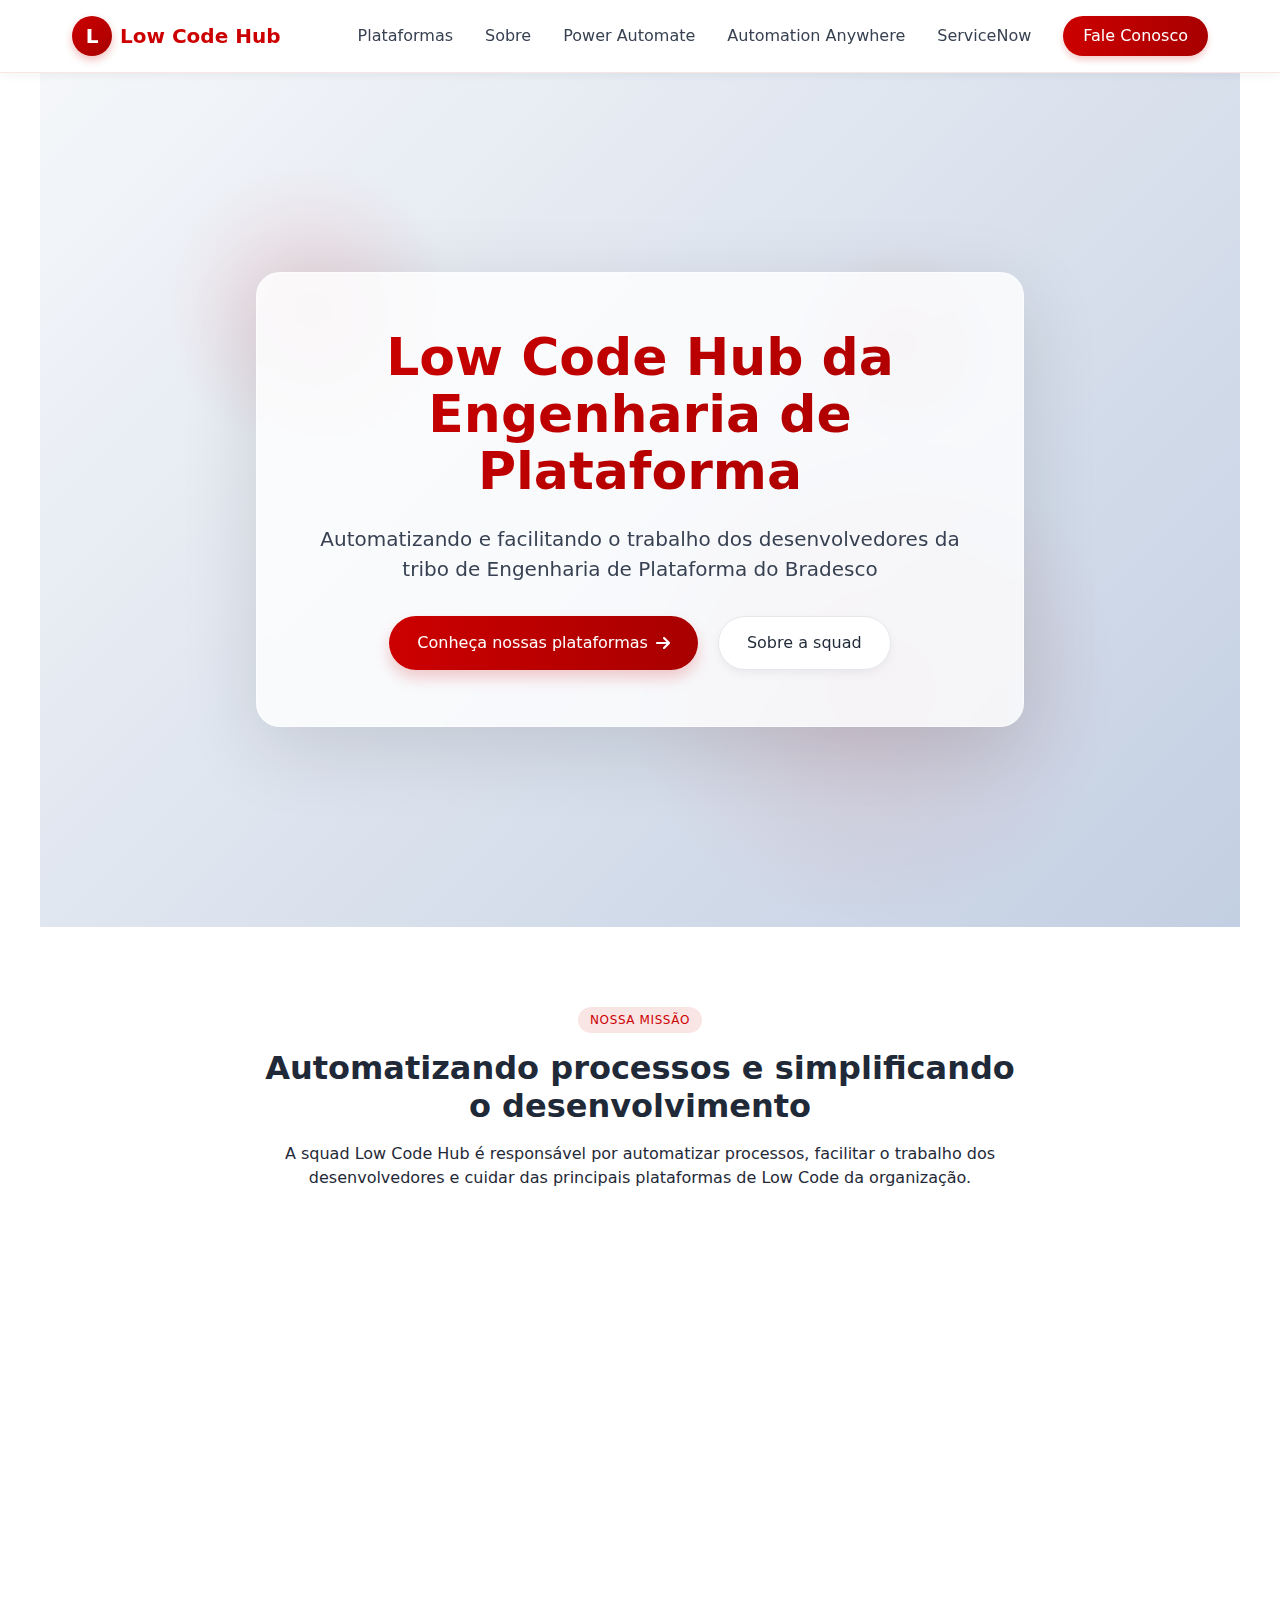
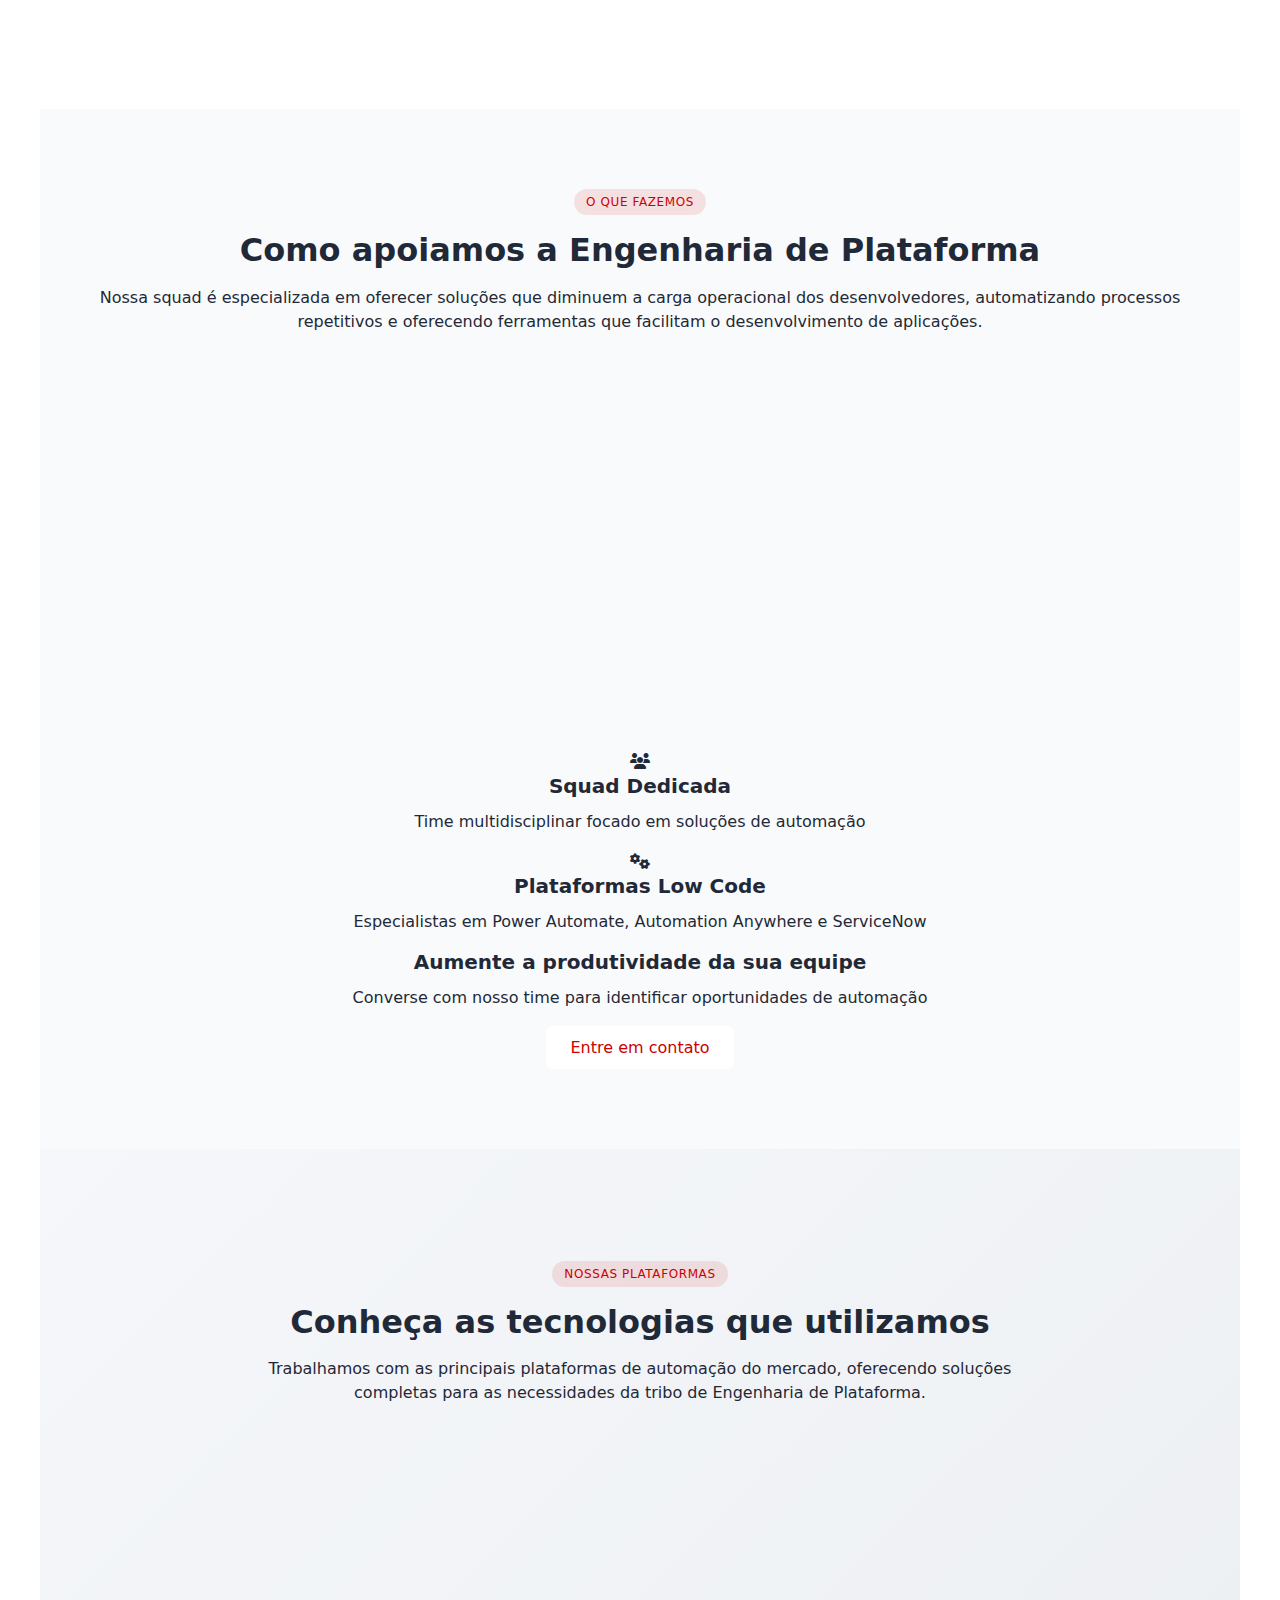
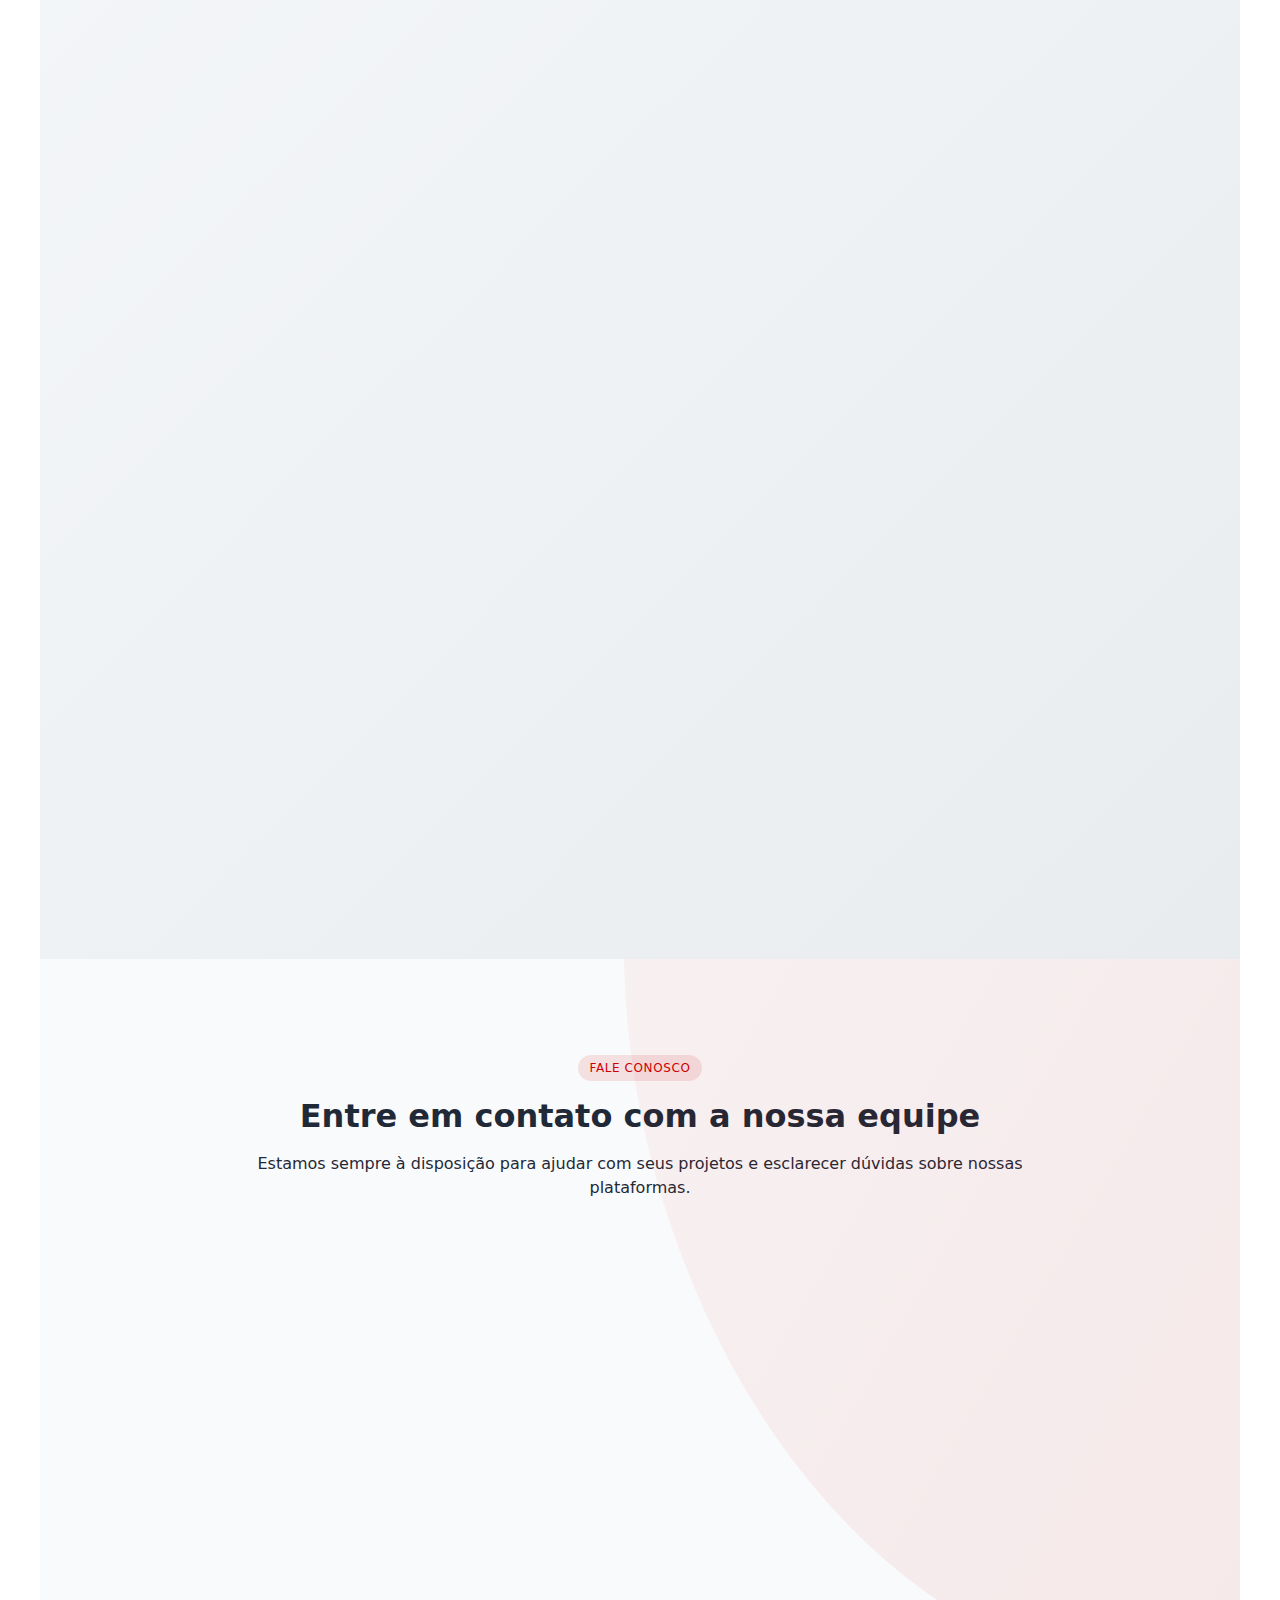
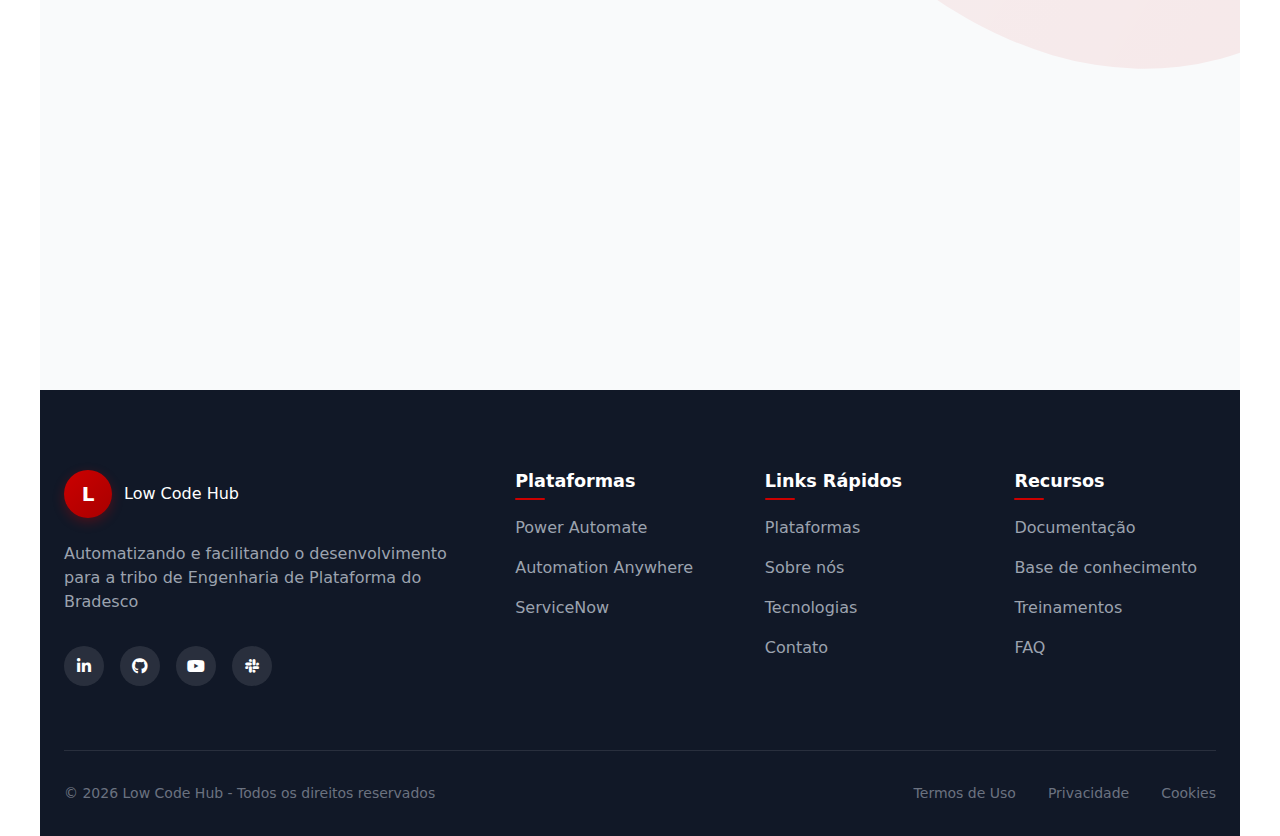
<file: index.html>
<!DOCTYPE html>
<html lang="pt-BR">
<head>
  <meta charset="UTF-8">
  <meta name="viewport" content="width=device-width, initial-scale=1.0">
  <title>Low Code Hub - Engenharia de Plataforma</title>
  <link rel="stylesheet" href="styles.css">
  <link rel="stylesheet" href="https://cdnjs.cloudflare.com/ajax/libs/font-awesome/6.4.0/css/all.min.css">
</head>
<body>
  <!-- Header -->
  <header class="site-header">
    <div class="header-container">
      <a href="index.html" class="header-logo">
        <div class="header-logo-icon">L</div>
        <span>Low Code Hub</span>
      </a>
      <nav>
        <button class="mobile-menu-btn" id="mobile-menu-toggle">
          <i class="fas fa-bars"></i>
        </button>
        <div class="nav-links" id="nav-links">
          <a href="#platforms" class="nav-link">Plataformas</a>
          <a href="#about" class="nav-link">Sobre</a>
          <a href="power-automate.html" class="nav-link">Power Automate</a>
          <a href="automation-anywhere.html" class="nav-link">Automation Anywhere</a>
          <a href="service-now.html" class="nav-link">ServiceNow</a>
          <a href="#contact" class="nav-btn">Fale Conosco</a>
        </div>
      </nav>
    </div>
  </header>

  <div class="container">
    <!-- Hero Section -->
    <section class="hero">
      <!-- Floating elements -->
      <div class="floating-circle floating-circle-1"></div>
      <div class="floating-circle floating-circle-2"></div>
      <div class="floating-circle floating-circle-3"></div>

      <div class="hero-content">
        <h1 class="gradient-text fadeInUp">Low Code Hub da Engenharia de Plataforma</h1>
        <p class="fadeInUp delay-1">Automatizando e facilitando o trabalho dos desenvolvedores da tribo de Engenharia de Plataforma do Bradesco</p>
        <div class="hero-buttons fadeInUp delay-2">
          <a href="#platforms" class="btn btn-primary">Conheça nossas plataformas <i class="fas fa-arrow-right"></i></a>
          <a href="#about" class="btn btn-secondary">Sobre a squad</a>
        </div>
      </div>
      <div class="hero-gradient-bottom"></div>
    </section>

    <!-- Platform Section -->
    <section class="platforms-section" id="platforms">
      <div class="section-header">
        <span class="badge">Nossa Missão</span>
        <h2>Automatizando processos e simplificando o desenvolvimento</h2>
        <p>A squad Low Code Hub é responsável por automatizar processos, facilitar o trabalho 
          dos desenvolvedores e cuidar das principais plataformas de Low Code da organização.</p>
      </div>

      <div class="platforms-grid">
        <div class="platform-card">
          <div class="card-highlight"></div>
          <div class="platform-icon red">
            <i class="fas fa-bolt"></i>
          </div>
          <h3>Power Automate</h3>
          <p>Crie fluxos automatizados entre aplicativos e serviços para sincronizar arquivos, receber notificações e coletar dados.</p>
          <a href="power-automate.html" class="platform-link">Saiba mais <i class="fas fa-arrow-right"></i></a>
        </div>

        <div class="platform-card">
          <div class="card-highlight"></div>
          <div class="platform-icon blue">
            <i class="fas fa-robot"></i>
          </div>
          <h3>Automation Anywhere</h3>
          <p>Plataforma de automação robótica de processos (RPA) que usa bots de software para automatizar tarefas repetitivas.</p>
          <a href="automation-anywhere.html" class="platform-link">Saiba mais <i class="fas fa-arrow-right"></i></a>
        </div>

        <div class="platform-card">
          <div class="card-highlight"></div>
          <div class="platform-icon green">
            <i class="fas fa-cloud"></i>
          </div>
          <h3>ServiceNow</h3>
          <p>Plataforma cloud de gestão de serviços que automatiza fluxos de trabalho de TI e melhora a experiência operacional.</p>
          <a href="service-now.html" class="platform-link">Saiba mais <i class="fas fa-arrow-right"></i></a>
        </div>
      </div>
    </section>

    <!-- Features Section -->
    <section class="features-section bg-light" id="about">
      <div class="features-grid">
        <div class="features-content">
          <span class="badge">O que fazemos</span>
          <h2>Como apoiamos a Engenharia de Plataforma</h2>
          <p>Nossa squad é especializada em oferecer soluções que diminuem a carga operacional
            dos desenvolvedores, automatizando processos repetitivos e oferecendo ferramentas
            que facilitam o desenvolvimento de aplicações.</p>
          
          <div class="features-list">
            <div class="feature-item">
              <div class="feature-icon">
                <i class="fas fa-microchip"></i>
              </div>
              <div class="feature-text">
                <h3>Automação de Processos</h3>
                <p>Identificamos e automatizamos processos repetitivos, liberando tempo dos desenvolvedores para tarefas de maior valor.</p>
              </div>
            </div>

            <div class="feature-item">
              <div class="feature-icon">
                <i class="fas fa-code"></i>
              </div>
              <div class="feature-text">
                <h3>Soluções Low Code</h3>
                <p>Desenvolvemos e mantemos soluções utilizando plataformas low code que aceleram a entrega de valor.</p>
              </div>
            </div>

            <div class="feature-item">
              <div class="feature-icon">
                <i class="fas fa-code-branch"></i>
              </div>
              <div class="feature-text">
                <h3>Integração Contínua</h3>
                <p>Criamos pipelines e ferramentas que facilitam a integração e entrega contínua de software.</p>
              </div>
            </div>

            <div class="feature-item">
              <div class="feature-icon">
                <i class="fas fa-lock"></i>
              </div>
              <div class="feature-text">
                <h3>Segurança e Compliance</h3>
                <p>Garantimos que nossas automações sigam os mais rígidos padrões de segurança do Bradesco.</p>
              </div>
            </div>
          </div>
        </div>

        <div class="features-image">
          <div class="features-card">
            <div class="features-card-grid">
              <div class="card-item">
                <i class="fas fa-users"></i>
                <h3>Squad Dedicada</h3>
                <p>Time multidisciplinar focado em soluções de automação</p>
              </div>
              
              <div class="card-item">
                <i class="fas fa-cogs"></i>
                <h3>Plataformas Low Code</h3>
                <p>Especialistas em Power Automate, Automation Anywhere e ServiceNow</p>
              </div>
              
              <div class="card-item highlight">
                <h3>Aumente a produtividade da sua equipe</h3>
                <p>Converse com nosso time para identificar oportunidades de automação</p>
                <button class="btn btn-white">Entre em contato</button>
              </div>
            </div>
          </div>
        </div>
      </div>
    </section>

    <!-- Technologies Section -->
    <section class="technologies-section" id="technologies">
      <div class="section-header">
        <span class="badge">Nossas Plataformas</span>
        <h2>Conheça as tecnologias que utilizamos</h2>
        <p>Trabalhamos com as principais plataformas de automação do mercado, oferecendo
          soluções completas para as necessidades da tribo de Engenharia de Plataforma.</p>
      </div>

      <div class="technologies-grid">
        <div class="technology-card" id="tech-1">
          <div class="tech-icon blue-gradient">
            <i class="fas fa-bolt"></i>
          </div>
          <h3>Power Automate</h3>
          <ul>
            <li>• Automação de processos</li>
            <li>• Integração com Microsoft 365</li>
            <li>• Templates prontos para uso</li>
            <li>• Fluxos personalizados</li>
          </ul>
        </div>

        <div class="technology-card" id="tech-2">
          <div class="tech-icon teal-gradient">
            <i class="fas fa-robot"></i>
          </div>
          <h3>Automation Anywhere</h3>
          <ul>
            <li>• Automação robótica</li>
            <li>• Bots inteligentes</li>
            <li>• Processos complexos</li>
            <li>• Analytics avançado</li>
          </ul>
        </div>

        <div class="technology-card" id="tech-3">
          <div class="tech-icon green-gradient">
            <i class="fas fa-cloud"></i>
          </div>
          <h3>ServiceNow</h3>
          <ul>
            <li>• Gestão de serviços</li>
            <li>• Workflows automatizados</li>
            <li>• Integrações</li>
            <li>• Base de conhecimento</li>
          </ul>
        </div>
      </div>
    </section>

    <!-- Contact Section (New) -->
    <section class="contact-section" id="contact">
      <div class="section-header">
        <span class="badge">Fale Conosco</span>
        <h2>Entre em contato com a nossa equipe</h2>
        <p>Estamos sempre à disposição para ajudar com seus projetos e esclarecer dúvidas sobre nossas plataformas.</p>
      </div>
      
      <div class="contact-grid">
        <div class="contact-info">
          <div class="contact-item">
            <div class="contact-icon">
              <i class="fas fa-envelope"></i>
            </div>
            <div class="contact-text">
              <h3>Email</h3>
              <p>lowcodehub@bradesco.com.br</p>
            </div>
          </div>
          
          <div class="contact-item">
            <div class="contact-icon">
              <i class="fas fa-phone"></i>
            </div>
            <div class="contact-text">
              <h3>Telefone</h3>
              <p>(11) 3684-9000</p>
            </div>
          </div>
          
          <div class="contact-item">
            <div class="contact-icon">
              <i class="fas fa-map-marker-alt"></i>
            </div>
            <div class="contact-text">
              <h3>Localização</h3>
              <p>Cidade de Deus, Osasco - SP</p>
            </div>
          </div>
        </div>
        
        <div class="contact-form">
          <form id="contact-form">
            <div class="form-group">
              <label for="name">Nome</label>
              <input type="text" id="name" placeholder="Seu nome completo">
            </div>
            
            <div class="form-group">
              <label for="email">Email</label>
              <input type="email" id="email" placeholder="Seu email corporativo">
            </div>
            
            <div class="form-group">
              <label for="subject">Assunto</label>
              <input type="text" id="subject" placeholder="Assunto da mensagem">
            </div>
            
            <div class="form-group">
              <label for="message">Mensagem</label>
              <textarea id="message" rows="5" placeholder="Sua mensagem"></textarea>
            </div>
            
            <button type="submit" class="btn btn-primary">Enviar mensagem</button>
          </form>
        </div>
      </div>
    </section>

    <!-- Back to top button -->
    <div class="back-to-top" id="back-to-top">
      <i class="fas fa-arrow-up"></i>
    </div>

    <!-- Footer -->
    <footer class="footer">
      <div class="footer-content">
        <div class="footer-grid">
          <div class="footer-brand">
            <div class="footer-logo">
              <div class="logo-circle">L</div>
              <span>Low Code Hub</span>
            </div>
            <p>Automatizando e facilitando o desenvolvimento para a tribo de Engenharia de Plataforma do Bradesco</p>
            <div class="social-icons">
              <a href="#" class="social-icon"><i class="fab fa-linkedin-in"></i></a>
              <a href="#" class="social-icon"><i class="fab fa-github"></i></a>
              <a href="#" class="social-icon"><i class="fab fa-youtube"></i></a>
              <a href="#" class="social-icon"><i class="fab fa-slack"></i></a>
            </div>
          </div>

          <div class="footer-links">
            <h5>Plataformas</h5>
            <ul>
              <li><a href="power-automate.html">Power Automate</a></li>
              <li><a href="automation-anywhere.html">Automation Anywhere</a></li>
              <li><a href="service-now.html">ServiceNow</a></li>
            </ul>
          </div>

          <div class="footer-links">
            <h5>Links Rápidos</h5>
            <ul>
              <li><a href="#platforms">Plataformas</a></li>
              <li><a href="#about">Sobre nós</a></li>
              <li><a href="#technologies">Tecnologias</a></li>
              <li><a href="#contact">Contato</a></li>
            </ul>
          </div>

          <div class="footer-links">
            <h5>Recursos</h5>
            <ul>
              <li><a href="#">Documentação</a></li>
              <li><a href="#">Base de conhecimento</a></li>
              <li><a href="#">Treinamentos</a></li>
              <li><a href="#">FAQ</a></li>
            </ul>
          </div>
        </div>

        <div class="footer-bottom">
          <p>© <span id="current-year"></span> Low Code Hub - Todos os direitos reservados</p>
          <div class="footer-legal">
            <a href="#">Termos de Uso</a>
            <a href="#">Privacidade</a>
            <a href="#">Cookies</a>
          </div>
        </div>
      </div>
    </footer>
  </div>

  <script src="script.js"></script>
</body>
</html>
</file>
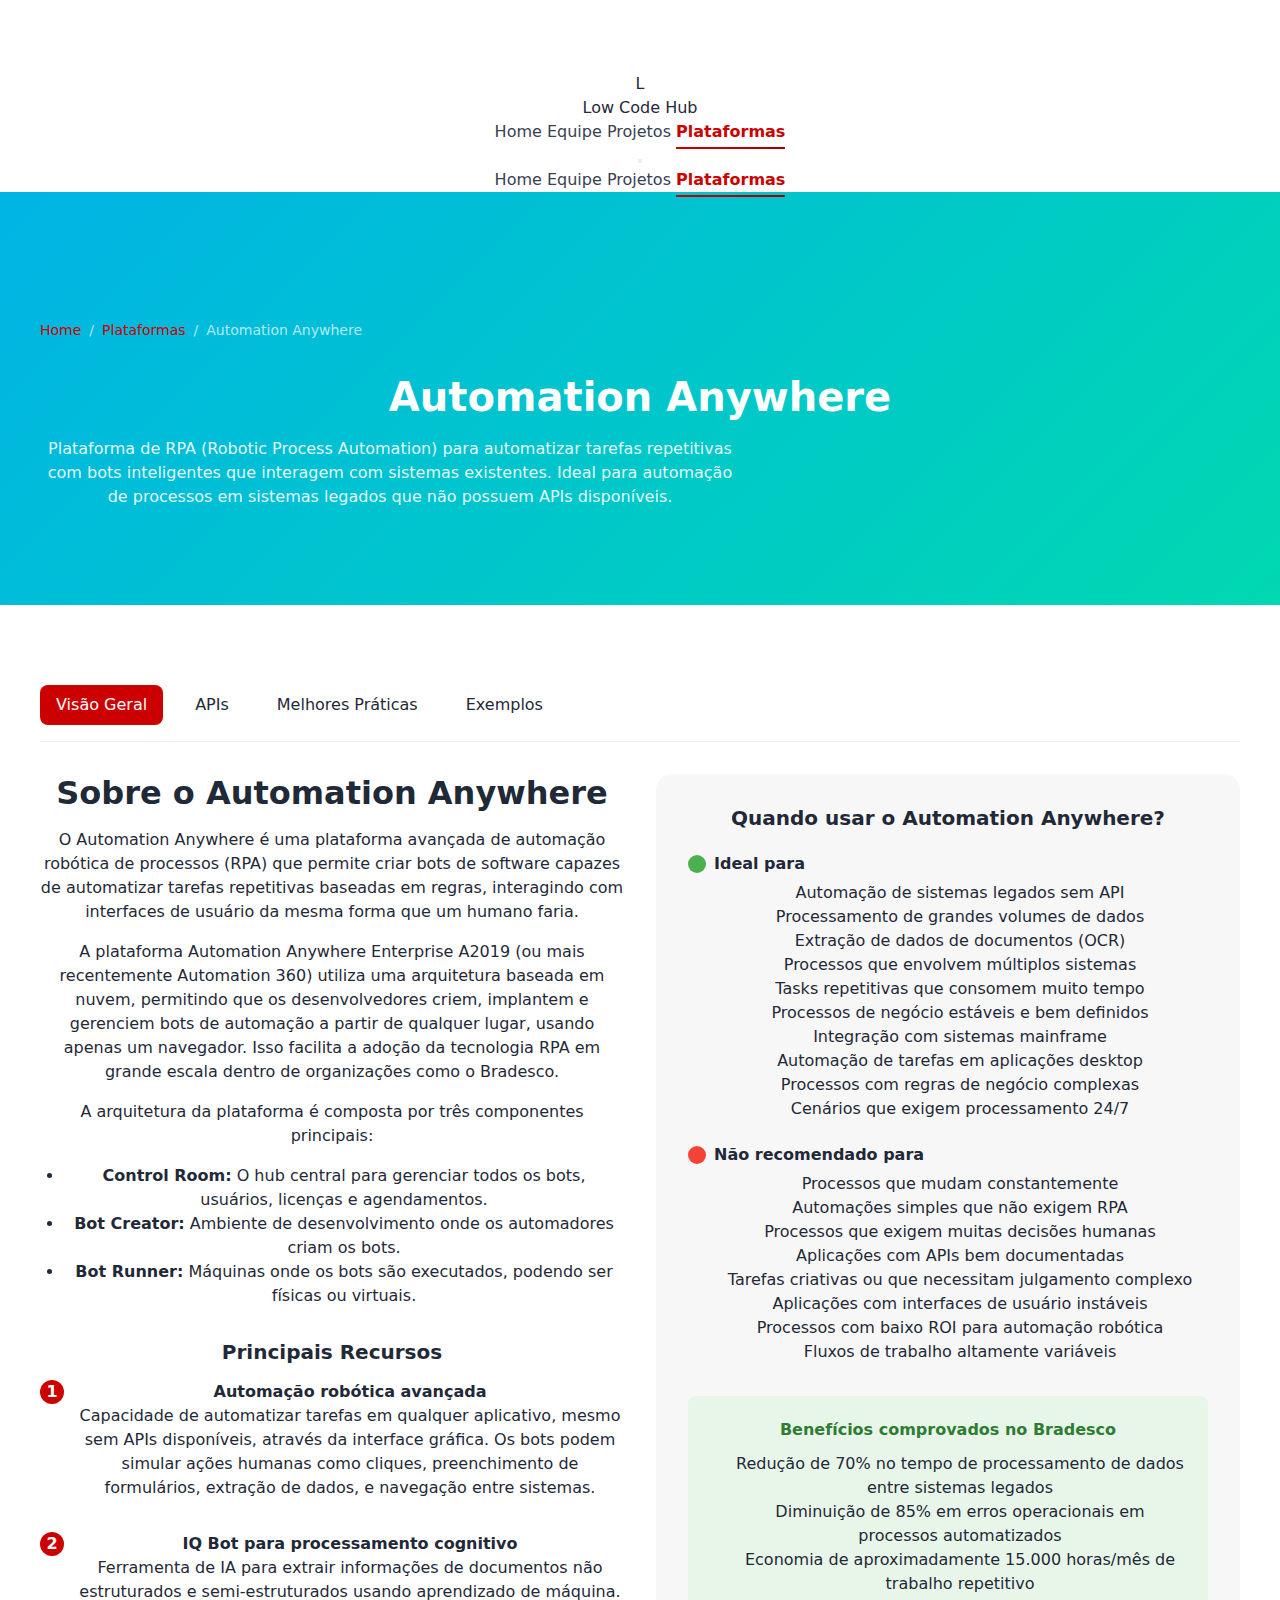
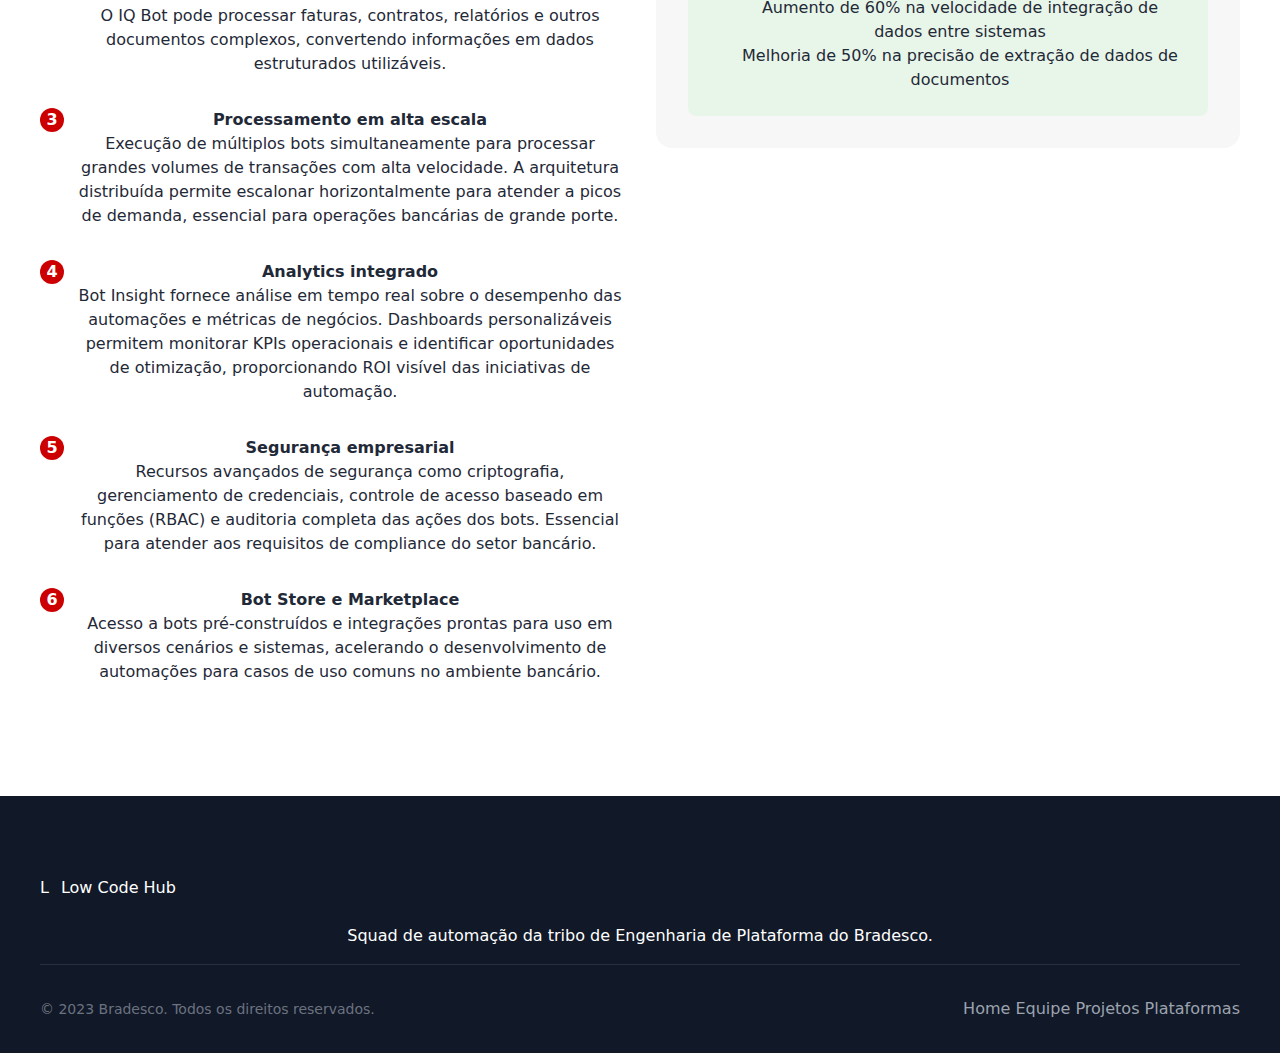
<file: automation-anywhere.html>
<!DOCTYPE html>
<html lang="pt-BR">
<head>
  <meta charset="UTF-8">
  <meta name="viewport" content="width=device-width, initial-scale=1.0">
  <title>Automation Anywhere | Low Code Hub</title>
  <link rel="stylesheet" href="styles.css">
  <link rel="preconnect" href="https://fonts.googleapis.com">
  <link rel="preconnect" href="https://fonts.gstatic.com" crossorigin>
  <link href="https://fonts.googleapis.com/css2?family=Inter:wght@300;400;500;600;700&family=Montserrat:wght@400;500;600;700&display=swap" rel="stylesheet">
  <style>
    .platform-hero {
      background: linear-gradient(135deg, #00B4E5 0%, #00D8B1 100%);
      color: white;
      padding: 8rem 0 5rem;
    }
    .platform-hero h1 {
      color: white;
    }
    .breadcrumb {
      display: flex;
      align-items: center;
      gap: 0.5rem;
      font-size: 0.875rem;
      color: rgba(255, 255, 255, 0.7);
      margin-bottom: 2rem;
    }
    .breadcrumb a:hover {
      color: white;
    }
    .platform-hero p {
      color: rgba(255, 255, 255, 0.9);
      max-width: 700px;
    }
    .section-tabs {
      display: flex;
      gap: 1rem;
      flex-wrap: wrap;
      margin-bottom: 2rem;
      border-bottom: 1px solid #eee;
      padding-bottom: 1rem;
    }
    .section-tab {
      padding: 0.5rem 1rem;
      border-radius: 0.5rem;
      cursor: pointer;
      font-weight: 500;
      transition: var(--transition-standard);
    }
    .section-tab.active {
      background-color: var(--bradesco-red);
      color: white;
    }
    .section-tab:not(.active):hover {
      background-color: #f0f0f0;
    }
    .api-card {
      background: #fff;
      border-radius: 0.5rem;
      padding: 1.5rem;
      border: 1px solid #eee;
      margin-bottom: 1.5rem;
    }
    .api-card h3 {
      margin-bottom: 0.5rem;
      display: flex;
      align-items: center;
      gap: 0.5rem;
    }
    .api-method {
      font-size: 0.75rem;
      padding: 0.25rem 0.5rem;
      border-radius: 0.25rem;
      background-color: #e2f5ff;
      color: #0075ca;
    }
    .api-endpoint {
      font-family: monospace;
      background-color: #f5f5f5;
      padding: 0.5rem 1rem;
      border-radius: 0.25rem;
      margin: 0.5rem 0 1rem;
      font-size: 0.875rem;
    }
    .code-block {
      background-color: #2d2d2d;
      color: #f8f8f2;
      padding: 1.5rem;
      border-radius: 0.5rem;
      overflow-x: auto;
      font-family: monospace;
      margin: 1.5rem 0;
    }
    .practice-card {
      background-color: white;
      border-radius: 0.5rem;
      padding: 1.5rem;
      box-shadow: var(--shadow-subtle);
      margin-bottom: 1.5rem;
      border-left: 4px solid var(--bradesco-red);
    }
  </style>
</head>
<body>
  <header class="header">
    <div class="container">
      <div class="logo">
        <div class="logo-icon">L</div>
        <span class="logo-text">Low Code Hub</span>
      </div>
      <nav class="nav-desktop">
        <a href="index.html" class="nav-link">Home</a>
        <a href="index.html#team" class="nav-link">Equipe</a>
        <a href="index.html#projects" class="nav-link">Projetos</a>
        <a href="index.html#platforms" class="nav-link active">Plataformas</a>
      </nav>
      <button class="menu-toggle">
        <span></span>
        <span></span>
        <span></span>
      </button>
    </div>
    <nav class="nav-mobile">
      <a href="index.html" class="nav-link">Home</a>
      <a href="index.html#team" class="nav-link">Equipe</a>
      <a href="index.html#projects" class="nav-link">Projetos</a>
      <a href="index.html#platforms" class="nav-link active">Plataformas</a>
    </nav>
  </header>

  <main>
    <section class="platform-hero">
      <div class="container">
        <div class="breadcrumb">
          <a href="index.html">Home</a> / <a href="index.html#platforms">Plataformas</a> / <span>Automation Anywhere</span>
        </div>
        <h1>Automation Anywhere</h1>
        <p>Plataforma de RPA (Robotic Process Automation) para automatizar tarefas repetitivas com bots inteligentes que interagem com sistemas existentes. Ideal para automação de processos em sistemas legados que não possuem APIs disponíveis.</p>
      </div>
    </section>

    <section class="section">
      <div class="container">
        <div class="section-tabs">
          <div class="section-tab active" data-tab="overview">Visão Geral</div>
          <div class="section-tab" data-tab="api">APIs</div>
          <div class="section-tab" data-tab="practices">Melhores Práticas</div>
          <div class="section-tab" data-tab="examples">Exemplos</div>
        </div>

        <div class="tab-content" id="overview">
          <div class="row" style="display: flex; flex-wrap: wrap; gap: 2rem;">
            <div style="flex: 1; min-width: 300px;">
              <h2 class="section-title">Sobre o Automation Anywhere</h2>
              <p>O Automation Anywhere é uma plataforma avançada de automação robótica de processos (RPA) que permite criar bots de software capazes de automatizar tarefas repetitivas baseadas em regras, interagindo com interfaces de usuário da mesma forma que um humano faria.</p>
              
              <p style="margin-top: 1rem;">A plataforma Automation Anywhere Enterprise A2019 (ou mais recentemente Automation 360) utiliza uma arquitetura baseada em nuvem, permitindo que os desenvolvedores criem, implantem e gerenciem bots de automação a partir de qualquer lugar, usando apenas um navegador. Isso facilita a adoção da tecnologia RPA em grande escala dentro de organizações como o Bradesco.</p>
              
              <p style="margin-top: 1rem;">A arquitetura da plataforma é composta por três componentes principais:</p>
              <ul style="list-style-type: disc; margin-left: 1.5rem; margin-top: 0.5rem;">
                <li><strong>Control Room:</strong> O hub central para gerenciar todos os bots, usuários, licenças e agendamentos.</li>
                <li><strong>Bot Creator:</strong> Ambiente de desenvolvimento onde os automadores criam os bots.</li>
                <li><strong>Bot Runner:</strong> Máquinas onde os bots são executados, podendo ser físicas ou virtuais.</li>
              </ul>
              
              <h3 style="margin-top: 2rem; margin-bottom: 1rem;">Principais Recursos</h3>
              <ul style="list-style: none; padding: 0;">
                <li style="margin-bottom: 1rem; display: flex; align-items: flex-start; gap: 0.75rem;">
                  <div style="min-width: 24px; height: 24px; background-color: var(--bradesco-red); border-radius: 50%; display: flex; align-items: center; justify-content: center; color: white; font-weight: bold;">1</div>
                  <div>
                    <strong>Automação robótica avançada</strong>
                    <p>Capacidade de automatizar tarefas em qualquer aplicativo, mesmo sem APIs disponíveis, através da interface gráfica. Os bots podem simular ações humanas como cliques, preenchimento de formulários, extração de dados, e navegação entre sistemas.</p>
                  </div>
                </li>
                <li style="margin-bottom: 1rem; display: flex; align-items: flex-start; gap: 0.75rem;">
                  <div style="min-width: 24px; height: 24px; background-color: var(--bradesco-red); border-radius: 50%; display: flex; align-items: center; justify-content: center; color: white; font-weight: bold;">2</div>
                  <div>
                    <strong>IQ Bot para processamento cognitivo</strong>
                    <p>Ferramenta de IA para extrair informações de documentos não estruturados e semi-estruturados usando aprendizado de máquina. O IQ Bot pode processar faturas, contratos, relatórios e outros documentos complexos, convertendo informações em dados estruturados utilizáveis.</p>
                  </div>
                </li>
                <li style="margin-bottom: 1rem; display: flex; align-items: flex-start; gap: 0.75rem;">
                  <div style="min-width: 24px; height: 24px; background-color: var(--bradesco-red); border-radius: 50%; display: flex; align-items: center; justify-content: center; color: white; font-weight: bold;">3</div>
                  <div>
                    <strong>Processamento em alta escala</strong>
                    <p>Execução de múltiplos bots simultaneamente para processar grandes volumes de transações com alta velocidade. A arquitetura distribuída permite escalonar horizontalmente para atender a picos de demanda, essencial para operações bancárias de grande porte.</p>
                  </div>
                </li>
                <li style="margin-bottom: 1rem; display: flex; align-items: flex-start; gap: 0.75rem;">
                  <div style="min-width: 24px; height: 24px; background-color: var(--bradesco-red); border-radius: 50%; display: flex; align-items: center; justify-content: center; color: white; font-weight: bold;">4</div>
                  <div>
                    <strong>Analytics integrado</strong>
                    <p>Bot Insight fornece análise em tempo real sobre o desempenho das automações e métricas de negócios. Dashboards personalizáveis permitem monitorar KPIs operacionais e identificar oportunidades de otimização, proporcionando ROI visível das iniciativas de automação.</p>
                  </div>
                </li>
                <li style="margin-bottom: 1rem; display: flex; align-items: flex-start; gap: 0.75rem;">
                  <div style="min-width: 24px; height: 24px; background-color: var(--bradesco-red); border-radius: 50%; display: flex; align-items: center; justify-content: center; color: white; font-weight: bold;">5</div>
                  <div>
                    <strong>Segurança empresarial</strong>
                    <p>Recursos avançados de segurança como criptografia, gerenciamento de credenciais, controle de acesso baseado em funções (RBAC) e auditoria completa das ações dos bots. Essencial para atender aos requisitos de compliance do setor bancário.</p>
                  </div>
                </li>
                <li style="margin-bottom: 1rem; display: flex; align-items: flex-start; gap: 0.75rem;">
                  <div style="min-width: 24px; height: 24px; background-color: var(--bradesco-red); border-radius: 50%; display: flex; align-items: center; justify-content: center; color: white; font-weight: bold;">6</div>
                  <div>
                    <strong>Bot Store e Marketplace</strong>
                    <p>Acesso a bots pré-construídos e integrações prontas para uso em diversos cenários e sistemas, acelerando o desenvolvimento de automações para casos de uso comuns no ambiente bancário.</p>
                  </div>
                </li>
              </ul>
            </div>

            <div style="flex: 1; min-width: 300px;">
              <div style="background-color: #f7f7f7; padding: 2rem; border-radius: 1rem;">
                <h3 style="margin-bottom: 1.5rem;">Quando usar o Automation Anywhere?</h3>
                
                <div style="margin-bottom: 1.5rem;">
                  <h4 style="display: flex; align-items: center; margin-bottom: 0.5rem;">
                    <span style="width: 18px; height: 18px; background-color: #4CAF50; border-radius: 50%; margin-right: 0.5rem;"></span>
                    Ideal para
                  </h4>
                  <ul style="padding-left: 1.5rem;">
                    <li>Automação de sistemas legados sem API</li>
                    <li>Processamento de grandes volumes de dados</li>
                    <li>Extração de dados de documentos (OCR)</li>
                    <li>Processos que envolvem múltiplos sistemas</li>
                    <li>Tasks repetitivas que consomem muito tempo</li>
                    <li>Processos de negócio estáveis e bem definidos</li>
                    <li>Integração com sistemas mainframe</li>
                    <li>Automação de tarefas em aplicações desktop</li>
                    <li>Processos com regras de negócio complexas</li>
                    <li>Cenários que exigem processamento 24/7</li>
                  </ul>
                </div>

                <div>
                  <h4 style="display: flex; align-items: center; margin-bottom: 0.5rem;">
                    <span style="width: 18px; height: 18px; background-color: #F44336; border-radius: 50%; margin-right: 0.5rem;"></span>
                    Não recomendado para
                  </h4>
                  <ul style="padding-left: 1.5rem;">
                    <li>Processos que mudam constantemente</li>
                    <li>Automações simples que não exigem RPA</li>
                    <li>Processos que exigem muitas decisões humanas</li>
                    <li>Aplicações com APIs bem documentadas</li>
                    <li>Tarefas criativas ou que necessitam julgamento complexo</li>
                    <li>Aplicações com interfaces de usuário instáveis</li>
                    <li>Processos com baixo ROI para automação robótica</li>
                    <li>Fluxos de trabalho altamente variáveis</li>
                  </ul>
                </div>

                <div style="margin-top: 2rem; padding: 1.5rem; background-color: #e8f5e9; border-radius: 0.5rem;">
                  <h4 style="margin-bottom: 0.75rem; color: #2e7d32;">Benefícios comprovados no Bradesco</h4>
                  <ul style="padding-left: 1.5rem;">
                    <li>Redução de 70% no tempo de processamento de dados entre sistemas legados</li>
                    <li>Diminuição de 85% em erros operacionais em processos automatizados</li>
                    <li>Economia de aproximadamente 15.000 horas/mês de trabalho repetitivo</li>
                    <li>Aumento de 60% na velocidade de integração de dados entre sistemas</li>
                    <li>Melhoria de 50% na precisão de extração de dados de documentos</li>
                  </ul>
                </div>
              </div>
            </div>
          </div>
        </div>

        <div class="tab-content" id="api" style="display: none;">
          <h2 class="section-title">APIs e Conectores</h2>
          <p class="section-description">O Automation Anywhere oferece APIs para orquestração de bots e integração com outros sistemas. Abaixo estão as principais APIs disponíveis para integração e desenvolvimento.</p>

          <div class="api-card">
            <h3><span class="api-method">Control Room API</span> Autenticação</h3>
            <div class="api-endpoint">POST https://[controle-room-url]/v1/authentication</div>
            <p>Autentica-se no Control Room para obter um token para outras chamadas.</p>
            <div class="code-block">
<pre>// Autenticação no Control Room
fetch('https://controle-room.bradesco.com.br/v1/authentication', {
  method: 'POST',
  headers: {
    'Content-Type': 'application/json'
  },
  body: JSON.stringify({
    'username': 'username',
    'password': 'password'
  })
})
.then(response => response.json())
.then(data => {
  const token = data.token;
  console.log('Token obtido:', token);
  // Use o token para outras chamadas
});</pre>
            </div>
          </div>

          <div class="api-card">
            <h3><span class="api-method">Control Room API</span> Executar Bot</h3>
            <div class="api-endpoint">POST https://[controle-room-url]/v3/automations/deploy</div>
            <p>Inicia a execução de um bot específico.</p>
            <div class="code-block">
<pre>// Executar um bot
fetch('https://controle-room.bradesco.com.br/v3/automations/deploy', {
  method: 'POST',
  headers: {
    'Content-Type': 'application/json',
    'X-Authorization': 'Bearer ' + token
  },
  body: JSON.stringify({
    'fileId': 123456,
    'runAsUserIds': [789],
    'botInput': {
      'valores': {
        'tipo': 'string',
        'string': 'Valor de entrada para o bot'
      }
    },
    'poolIds': [42],
    'overrideDefaultDevice': false,
    'callbackInfo': {
      'url': 'https://callback-url.bradesco.com.br/bot-complete',
      'headers': {
        'X-Callback-Token': 'your-callback-token'
      }
    }
  })
})
.then(response => response.json())
.then(data => console.log('Bot executado:', data));</pre>
            </div>
          </div>

          <div class="api-card">
            <h3><span class="api-method">Control Room API</span> Listar Bots Disponíveis</h3>
            <div class="api-endpoint">GET https://[controle-room-url]/v2/repository/workspaces/{workspaceId}/files/list</div>
            <p>Retorna uma lista de todos os bots disponíveis em um determinado workspace.</p>
            <div class="code-block">
<pre>// Listar bots disponíveis
fetch('https://controle-room.bradesco.com.br/v2/repository/workspaces/123/files/list', {
  method: 'GET',
  headers: {
    'X-Authorization': 'Bearer ' + token
  }
})
.then(response => response.json())
.then(data => console.log('Bots disponíveis:', data));</pre>
            </div>
          </div>

          <div class="api-card">
            <h3><span class="api-method">Control Room API</span> Criar Bot</h3>
            <div class="api-endpoint">POST https://[controle-room-url]/v2/repository/workspaces/{workspaceId}/files/upload</div>
            <p>Faz upload de um novo bot para o repositório.</p>
            <div class="code-block">
<pre>// Criar um novo bot
const formData = new FormData();
formData.append('file', botFile);
formData.append('fileContent', JSON.stringify({
  name: 'MeuNovoBot',
  path: 'Bots/MinhaPasta',
  type: 'application/vnd.aa.taskbot'
}));

fetch('https://controle-room.bradesco.com.br/v2/repository/workspaces/123/files/upload', {
  method: 'POST',
  headers: {
    'X-Authorization': 'Bearer ' + token
  },
  body: formData
})
.then(response => response.json())
.then(data => console.log('Bot criado:', data));</pre>
            </div>
          </div>

          <div class="api-card">
            <h3><span class="api-method">Control Room API</span> Obter Status da Execução do Bot</h3>
            <div class="api-endpoint">GET https://[controle-room-url]/v2/activity/list</div>
            <p>Retorna informações sobre as execuções de bots em andamento e concluídas.</p>
            <div class="code-block">
<pre>// Obter status de execução de bots
fetch('https://controle-room.bradesco.com.br/v2/activity/list?status=ACTIVE&page=1&count=10', {
  method: 'GET',
  headers: {
    'X-Authorization': 'Bearer ' + token
  }
})
.then(response => response.json())
.then(data => console.log('Status de execução:', data));</pre>
            </div>
          </div>

          <div class="api-card">
            <h3><span class="api-method">Control Room API</span> Gerenciar Usuários</h3>
            <div class="api-endpoint">POST https://[controle-room-url]/v1/usermanagement/users</div>
            <p>Cria um novo usuário no Control Room.</p>
            <div class="code-block">
<pre>// Criar um novo usuário
fetch('https://controle-room.bradesco.com.br/v1/usermanagement/users', {
  method: 'POST',
  headers: {
    'Content-Type': 'application/json',
    'X-Authorization': 'Bearer ' + token
  },
  body: JSON.stringify({
    'username': 'novo.usuario',
    'firstName': 'Novo',
    'lastName': 'Usuário',
    'email': 'novo.usuario@bradesco.com.br',
    'password': 'senhaSegura123',
    'roles': [
      {
        'id': 1, // ID do papel (role) desejado
        'name': 'Bot Creator'
      }
    ]
  })
})
.then(response => response.json())
.then(data => console.log('Usuário criado:', data));</pre>
            </div>
          </div>

          <div class="api-card">
            <h3><span class="api-method">Control Room API</span> Gerenciar Credenciais</h3>
            <div class="api-endpoint">POST https://[controle-room-url]/v2/credentialvault/credentials</div>
            <p>Cria uma nova credencial no Credential Vault.</p>
            <div class="code-block">
<pre>// Criar nova credencial
fetch('https://controle-room.bradesco.com.br/v2/credentialvault/credentials', {
  method: 'POST',
  headers: {
    'Content-Type': 'application/json',
    'X-Authorization': 'Bearer ' + token
  },
  body: JSON.stringify({
    'name': 'CredencialSistemaX',
    'description': 'Credenciais para acesso ao Sistema X',
    'attributes': [
      {
        'name': 'username',
        'value': 'usuario.sistema'
      },
      {
        'name': 'password',
        'value': 'senhaComplexaDoSistema'
      }
    ]
  })
})
.then(response => response.json())
.then(data => console.log('Credencial criada:', data));</pre>
            </div>
          </div>

          <div class="api-card">
            <h3><span class="api-method">Control Room API</span> Gerenciar Agendamentos</h3>
            <div class="api-endpoint">POST https://[controle-room-url]/v2/schedule/schedules</div>
            <p>Cria um novo agendamento para execução de um bot.</p>
            <div class="code-block">
<pre>// Criar agendamento para bot
fetch('https://controle-room.bradesco.com.br/v2/schedule/schedules', {
  method: 'POST',
  headers: {
    'Content-Type': 'application/json',
    'X-Authorization': 'Bearer ' + token
  },
  body: JSON.stringify({
    'name': 'AgendamentoDiario',
    'description': 'Execução diária às 8h',
    'fileId': 12345,
    'runAsUserId': 789,
    'poolIds': [42],
    'timeZone': 'America/Sao_Paulo',
    'status': 'ACTIVE',
    'cronExpression': '0 0 8 * * ?'
  })
})
.then(response => response.json())
.then(data => console.log('Agendamento criado:', data));</pre>
            </div>
          </div>

          <div class="api-card">
            <h3><span class="api-method">Control Room API</span> Auditar Atividades</h3>
            <div class="api-endpoint">GET https://[controle-room-url]/v1/audit/list</div>
            <p>Recupera logs de auditoria para monitoramento e compliance.</p>
            <div class="code-block">
<pre>// Obter logs de auditoria
fetch('https://controle-room.bradesco.com.br/v1/audit/list?from=2023-01-01&to=2023-12-31&page=1&count=50', {
  method: 'GET',
  headers: {
    'X-Authorization': 'Bearer ' + token
  }
})
.then(response => response.json())
.then(data => console.log('Logs de auditoria:', data));</pre>
            </div>
          </div>

          <div class="api-card">
            <h3><span class="api-method">IQ Bot API</span> Processar Documento</h3>
            <div class="api-endpoint">POST https://[iqbot-url]/api/v1/extract/document</div>
            <p>Envia um documento para processamento e extração de dados pelo IQ Bot.</p>
            <div class="code-block">
<pre>// Processar documento com IQ Bot
const formData = new FormData();
formData.append('file', documentFile);
formData.append('learningInstanceId', '123');

fetch('https://iqbot.bradesco.com.br/api/v1/extract/document', {
  method: 'POST',
  headers: {
    'X-Authorization': 'Bearer ' + token
  },
  body: formData
})
.then(response => response.json())
.then(data => console.log('Resultado da extração:', data));</pre>
            </div>
          </div>

          <div class="api-card">
            <h3><span class="api-method">IQ Bot API</span> Criar Learning Instance</h3>
            <div class="api-endpoint">POST https://[iqbot-url]/api/v1/domains/learning-instances</div>
            <p>Cria uma nova instância de aprendizado no IQ Bot para um tipo específico de documento.</p>
            <div class="code-block">
<pre>// Criar nova instância de aprendizado
fetch('https://iqbot.bradesco.com.br/api/v1/domains/learning-instances', {
  method: 'POST',
  headers: {
    'Content-Type': 'application/json',
    'X-Authorization': 'Bearer ' + token
  },
  body: JSON.stringify({
    'name': 'Faturas_Fornecedores',
    'description': 'Processamento de faturas de fornecedores',
    'domainId': 56,
    'languageId': 42, // Português
    'primaryLanguageId': 42
  })
})
.then(response => response.json())
.then(data => console.log('Learning Instance criada:', data));</pre>
            </div>
          </div>

          <div class="api-card">
            <h3><span class="api-method">Bot Insight API</span> Obter Dados Analíticos</h3>
            <div class="api-endpoint">GET https://[controle-room-url]/v2/botinsight/data/api/getaudittraildata</div>
            <p>Recupera dados analíticos sobre a execução de bots para relatórios e dashboards.</p>
            <div class="code-block">
<pre>// Obter dados analíticos
fetch('https://controle-room.bradesco.com.br/v2/botinsight/data/api/getaudittraildata?botName=ProcessarFaturas&fromDate=2023-01-01&toDate=2023-12-31', {
  method: 'GET',
  headers: {
    'X-Authorization': 'Bearer ' + token
  }
})
.then(response => response.json())
.then(data => console.log('Dados analíticos:', data));</pre>
            </div>
          </div>

          <div class="api-card">
            <h3><span class="api-method">Bot Insight API</span> Obter Métricas de Negócio</h3>
            <div class="api-endpoint">GET https://[controle-room-url]/v2/botinsight/data/api/gettasklogdata</div>
            <p>Recupera métricas de negócio capturadas durante a execução dos bots.</p>
            <div class="code-block">
<pre>// Obter métricas de negócio
fetch('https://controle-room.bradesco.com.br/v2/botinsight/data/api/gettasklogdata?botName=VerificarComplianceKYC&fromDate=2023-01-01&toDate=2023-12-31', {
  method: 'GET',
  headers: {
    'X-Authorization': 'Bearer ' + token
  }
})
.then(response => response.json())
.then(data => console.log('Métricas de negócio:', data));</pre>
            </div>
          </div>

          <div class="api-card">
            <h3><span class="api-method">Package SDK API</span> Instalar Pacote</h3>
            <div class="api-endpoint">POST https://[controle-room-url]/v2/package/import</div>
            <p>Importa um pacote de automação para o Control Room.</p>
            <div class="code-block">
<pre>// Importar pacote de automação
const formData = new FormData();
formData.append('file', packageFile);

fetch('https://controle-room.bradesco.com.br/v2/package/import', {
  method: 'POST',
  headers: {
    'X-Authorization': 'Bearer ' + token
  },
  body: formData
})
.then(response => response.json())
.then(data => console.log('Pacote importado:', data));</pre>
            </div>
          </div>

          <div class="api-card">
            <h3><span class="api-method">Package SDK API</span> Exportar Pacote</h3>
            <div class="api-endpoint">POST https://[controle-room-url]/v2/package/export</div>
            <p>Exporta um pacote de automação do Control Room para compartilhamento ou backup.</p>
            <div class="code-block">
<pre>// Exportar pacote de automação
fetch('https://controle-room.bradesco.com.br/v2/package/export', {
  method: 'POST',
  headers: {
    'Content-Type': 'application/json',
    'X-Authorization': 'Bearer ' + token
  },
  body: JSON.stringify({
    'name': 'PackageAutomacaoFinanceira',
    'description': 'Pacote de automações financeiras',
    'botIds': [123, 456, 789],
    'includePackageDependencies': true
  })
})
.then(response => response.blob())
.then(blob => {
  // Download do arquivo de pacote
  const url = window.URL.createObjectURL(blob);
  const a = document.createElement('a');
  a.href = url;
  a.download = 'PackageAutomacaoFinanceira.aapkg';
  document.body.appendChild(a);
  a.click();
  window.URL.revokeObjectURL(url);
});</pre>
            </div>
          </div>

          <div class="api-card">
            <h3><span class="api-method">Workload Management API</span> Criar Fila de Trabalho</h3>
            <div class="api-endpoint">POST https://[controle-room-url]/v3/wlm/queues</div>
            <p>Cria uma nova fila de trabalho para gerenciamento de itens a serem processados por bots.</p>
            <div class="code-block">
<pre>// Criar fila de trabalho
fetch('https://controle-room.bradesco.com.br/v3/wlm/queues', {
  method: 'POST',
  headers: {
    'Content-Type': 'application/json',
    'X-Authorization': 'Bearer ' + token
  },
  body: JSON.stringify({
    'name': 'FilaProcessamentoFaturas',
    'description': 'Fila para processamento de faturas',
    'manualClaim': false,
    'owners': [
      {
        'id': 123,
        'type': 'USER'
      }
    ],
    'consumers': [
      {
        'id': 456,
        'type': 'ROLE'
      }
    ],
    'participantUpdateQueueOwner': true
  })
})
.then(response => response.json())
.then(data => console.log('Fila criada:', data));</pre>
            </div>
          </div>

          <div class="api-card">
            <h3><span class="api-method">Workload Management API</span> Adicionar Item à Fila</h3>
            <div class="api-endpoint">POST https://[controle-room-url]/v3/wlm/queues/{queueId}/workitems</div>
            <p>Adiciona um novo item a uma fila de trabalho para processamento por bots.</p>
            <div class="code-block">
<pre>// Adicionar item à fila
fetch('https://controle-room.bradesco.com.br/v3/wlm/queues/789/workitems', {
  method: 'POST',
  headers: {
    'Content-Type': 'application/json',
    'X-Authorization': 'Bearer ' + token
  },
  body: JSON.stringify({
    'json': JSON.stringify({
      'numeroFatura': 'F12345',
      'valorTotal': 1250.75,
      'fornecedor': 'Empresa ABC Ltda',
      'dataVencimento': '2023-12-15'
    })
  })
})
.then(response => response.json())
.then(data => console.log('Item adicionado à fila:', data));</pre>
            </div>
          </div>

          <div class="api-card">
            <h3><span class="api-method">Workload Management API</span> Obter Itens da Fila</h3>
            <div class="api-endpoint">GET https://[controle-room-url]/v3/wlm/queues/{queueId}/workitems</div>
            <p>Recupera itens de uma fila de trabalho para acompanhamento e gestão.</p>
            <div class="code-block">
<pre>// Obter itens da fila
fetch('https://controle-room.bradesco.com.br/v3/wlm/queues/789/workitems?page=1&count=100&status=READY', {
  method: 'GET',
  headers: {
    'X-Authorization': 'Bearer ' + token
  }
})
.then(response => response.json())
.then(data => console.log('Itens da fila:', data));</pre>
            </div>
          </div>

          <div class="api-card">
            <h3><span class="api-method">Device API</span> Gerenciar Dispositivos</h3>
            <div class="api-endpoint">GET https://[controle-room-url]/v2/devices/list</div>
            <p>Lista todos os dispositivos registrados no Control Room.</p>
            <div class="code-block">
<pre>// Listar dispositivos
fetch('https://controle-room.bradesco.com.br/v2/devices/list?page=1&count=100', {
  method: 'GET',
  headers: {
    'X-Authorization': 'Bearer ' + token
  }
})
.then(response => response.json())
.then(data => console.log('Dispositivos:', data));</pre>
            </div>
          </div>

          <div class="api-card">
            <h3><span class="api-method">Trigger API</span> Configurar Trigger</h3>
            <div class="api-endpoint">POST https://[controle-room-url]/v1/triggers</div>
            <p>Cria um novo trigger para iniciar bots automaticamente com base em condições específicas.</p>
            <div class="code-block">
<pre>// Criar trigger para bot
fetch('https://controle-room.bradesco.com.br/v1/triggers', {
  method: 'POST',
  headers: {
    'Content-Type': 'application/json',
    'X-Authorization': 'Bearer ' + token
  },
  body: JSON.stringify({
    'name': 'TriggerNovasFaturas',
    'description': 'Inicia processamento quando novas faturas chegam',
    'triggerType': 'FILE',
    'status': 'ACTIVE',
    'filePollingDetail': {
      'directorPath': '//shared/faturas/entrada',
      'fileExtension': '.pdf',
      'includeSubFolder': true
    },
    'botDetail': {
      'fileId': 12345,
      'runAsUserId': 789,
      'poolId': 42
    }
  })
})
.then(response => response.json())
.then(data => console.log('Trigger criado:', data));</pre>
            </div>
          </div>
        </div>

        <div class="tab-content" id="practices" style="display: none;">
          <h2 class="section-title">Melhores Práticas</h2>
          <p class="section-description">Recomendações para desenvolver bots eficientes e robustos no Automation Anywhere.</p>

          <div class="practice-card">
            <h3>Modularização de bots</h3>
            <p>Divida funcionalidades complexas em bots menores e reutilizáveis. Isso facilita a manutenção e permite a composição de processos mais complexos a partir de componentes simples.</p>
            <div style="background-color: #f5f5f5; padding: 1rem; border-radius: 0.25rem; margin-top: 1rem;">
              <strong>Exemplo:</strong> Em vez de criar um único bot monolítico para todo o processo de onboarding de colaboradores, crie bots separados para verificação de documentos, criação de contas, configuração de acessos e notificações, que podem ser orquestrados por um bot principal.
            </div>
          </div>

          <div class="practice-card">
            <h3>Tratamento de exceções robusto</h3>
            <p>Implemente tratamento abrangente de exceções para lidar com diferentes cenários de erro, como alterações na interface, dados inesperados ou indisponibilidade de sistemas.</p>
            <div style="background-color: #f5f5f5; padding: 1rem; border-radius: 0.25rem; margin-top: 1rem;">
              <strong>Exemplo:</strong> Use blocos try-catch e implemente fluxos alternativos para cada possível falha. Se um elemento da interface não for encontrado, tente métodos alternativos de identificação ou registre o erro e notifique um operador humano.
            </div>
          </div>

          <div class="practice-card">
            <h3>Uso de variáveis e credenciais seguras</h3>
            <p>Utilize o Credential Vault para armazenar e gerenciar credenciais de forma segura. Nunca hard-code informações sensíveis nos bots.</p>
            <div style="background-color: #f5f5f5; padding: 1rem; border-radius: 0.25rem; margin-top: 1rem;">
              <strong>Exemplo:</strong> Para acessar sistemas bancários internos, crie credenciais no Credential Vault com diferentes níveis de acesso, baseados nos requisitos de segurança e no princípio do menor privilégio necessário.
            </div>
          </div>

          <div class="practice-card">
            <h3>Logs detalhados para depuração</h3>
            <p>Implemente logs detalhados em pontos estratégicos do bot para facilitar a depuração e o monitoramento do desempenho.</p>
            <div style="background-color: #f5f5f5; padding: 1rem; border-radius: 0.25rem; margin-top: 1rem;">
              <strong>Exemplo:</strong> Utilize o comando "Log to file" para registrar eventos importantes, incluindo timestamps, valores de variáveis críticas e status de operações. Crie diferentes níveis de log (INFO, WARN, ERROR) para facilitar a análise.
            </div>
          </div>

          <div class="practice-card">
            <h3>Métodos de identificação estáveis</h3>
            <p>Utilize seletores de objeto estáveis e confiáveis ao interagir com aplicativos. Prefira propriedades que raramente mudam, como IDs ou atributos de dados específicos.</p>
            <div style="background-color: #f5f5f5; padding: 1rem; border-radius: 0.25rem; margin-top: 1rem;">
              <strong>Exemplo:</strong> Em vez de confiar na posição relativa dos elementos na tela ou em textos que podem mudar, use Anchor Base para identificar elementos de maneira mais robusta, baseando-se em elementos visuais estáveis próximos ao alvo.
            </div>
          </div>

          <div class="practice-card">
            <h3>Padrões de nomenclatura consistentes</h3>
            <p>Adote convenções de nomenclatura claras e consistentes para bots, variáveis, e outros elementos, facilitando a manutenção e colaboração entre a equipe.</p>
            <div style="background-color: #f5f5f5; padding: 1rem; border-radius: 0.25rem; margin-top: 1rem;">
              <strong>Exemplo:</strong> Prefixe variáveis com o tipo de dados (str_, num_, bool_), nomeie bots com um prefixo para a área de negócio seguido pela função (FIN_ProcessarPagamentos, RH_VerificarDocumentos), e use CamelCase consistentemente.
            </div>
          </div>

          <div class="practice-card">
            <h3>Técnicas de recuperação automática</h3>
            <p>Implemente mecanismos para que os bots possam se recuperar automaticamente de falhas comuns, como reconexão a sistemas e reinício de processos interrompidos.</p>
            <div style="background-color: #f5f5f5; padding: 1rem; border-radius: 0.25rem; margin-top: 1rem;">
              <strong>Exemplo:</strong> Crie loops de tentativas com intervalos exponenciais para operações que podem falhar temporariamente, como conexões de rede ou acesso a bancos de dados sobrecarregados.
            </div>
          </div>

          <div class="practice-card">
            <h3>Otimização de desempenho</h3>
            <p>Projete bots para execução eficiente, minimizando tempos de espera desnecessários e otimizando o uso de recursos do sistema.</p>
            <div style="background-color: #f5f5f5; padding: 1rem; border-radius: 0.25rem; margin-top: 1rem;">
              <strong>Exemplo:</strong> Utilize comandos como "Find window in background" para evitar interrupções na operação normal do computador, e use "Wait for condition" em vez de atrasos fixos para reduzir tempos de espera desnecessários.
            </div>
          </div>

          <div class="practice-card">
            <h3>Gerenciamento de versões e controle de mudanças</h3>
            <p>Implemente um processo rigoroso de versionamento de bots e controle de mudanças, especialmente em ambientes de produção críticos.</p>
            <div style="background-color: #f5f5f5; padding: 1rem; border-radius: 0.25rem; margin-top: 1rem;">
              <strong>Exemplo:</strong> Utilize o CheckIn/CheckOut para gerenciar versões, mantenha um registro detalhado de alterações, e implemente um processo de aprovação por pares antes de promover bots para produção.
            </div>
          </div>

          <div class="practice-card">
            <h3>Testes abrangentes</h3>
            <p>Desenvolva uma estratégia de testes completa incluindo testes unitários, de integração e de aceitação para garantir a qualidade e robustez dos bots.</p>
            <div style="background-color: #f5f5f5; padding: 1rem; border-radius: 0.25rem; margin-top: 1rem;">
              <strong>Exemplo:</strong> Crie ambientes de teste que simulem condições reais, incluindo casos extremos e situações de erro, e utilize logs detalhados para validar o comportamento dos bots em cada etapa.
            </div>
          </div>

          <div class="practice-card">
            <h3>Documentação completa</h3>
            <p>Mantenha documentação detalhada dos bots, incluindo seus objetivos, dependências, requisitos, e procedimentos de manutenção e solução de problemas.</p>
            <div style="background-color: #f5f5f5; padding: 1rem; border-radius: 0.25rem; margin-top: 1rem;">
              <strong>Exemplo:</strong> Para cada bot, crie um documento que inclua diagrama de fluxo, descrição de variáveis, credenciais necessárias, sistemas envolvidos, e procedimentos para situações comuns de erro.
            </div>
          </div>
        </div>

        <div class="tab-content" id="examples" style="display: none;">
          <h2 class="section-title">Exemplos de Automação</h2>
          <p class="section-description">Casos de uso reais implementados com Automation Anywhere para a Engenharia de Plataforma do Bradesco.</p>

          <div class="row" style="display: flex; flex-wrap: wrap; gap: 2rem; margin-bottom: 3rem;">
            <div style="flex: 1; min-width: 300px; background-color: white; border-radius: 1rem; overflow: hidden; box-shadow: var(--shadow-subtle);">
              <div style="background: linear-gradient(to right, #00B4E5, #00D8B1); padding: 2rem; color: white;">
                <h3>Extração de Dados de Relatórios</h3>
                <p style="color: rgba(255, 255, 255, 0.8); margin-top: 0.5rem;">Automação para extrair dados de relatórios em múltiplos formatos</p>
              </div>
              <div style="padding: 2rem;">
                <h4 style="margin-bottom: 1rem;">Funcionalidades</h4>
                <ul style="padding-left: 1.5rem; margin-bottom: 1.5rem;">
                  <li>Processamento de documentos PDF/TIFF</li>
                  <li>Extração via OCR de dados não estruturados</li>
                  <li>Validação e correção de dados</li>
                  <li>Consolidação em formato estruturado</li>
                  <li>Integração com bancos de dados internos</li>
                  <li>Alertas de inconsistências</li>
                </ul>
                <h4 style="margin-bottom: 1rem;">Tecnologias integradas</h4>
                <div style="display: flex; flex-wrap: wrap; gap: 0.5rem;">
                  <span class="feature-tag">IQ Bot</span>
                  <span class="feature-tag">OCR</span>
                  <span class="feature-tag">Excel</span>
                  <span class="feature-tag">Banco de dados</span>
                  <span class="feature-tag">E-mail</span>
                </div>
              </div>
            </div>

            <div style="flex: 1; min-width: 300px; background-color: white; border-radius: 1rem; overflow: hidden; box-shadow: var(--shadow-subtle);">
              <div style="background: linear-gradient(to right, #00B4E5, #00D8B1); padding: 2rem; color: white;">
                <h3>Integração com Sistemas Legados</h3>
                <p style="color: rgba(255, 255, 255, 0.8); margin-top: 0.5rem;">Automação para conectar sistemas legados com plataformas modernas</p>
              </div>
              <div style="padding: 2rem;">
                <h4 style="margin-bottom: 1rem;">Funcionalidades</h4>
                <ul style="padding-left: 1.5rem; margin-bottom: 1.5rem;">
                  <li>Interação com aplicações desktop antigas</li>
                  <li>Extração e inserção de dados entre sistemas</li>
                  <li>Automação de mainframe e sistemas proprietários</li>
                  <li>Orquestração de fluxos entre plataformas</li>
                  <li>Validação cruzada de dados</li>
                  <li>Sincronização periódica de informações</li>
                </ul>
                <h4 style="margin-bottom: 1rem;">Tecnologias integradas</h4>
                <div style="display: flex; flex-wrap: wrap; gap: 0.5rem;">
                  <span class="feature-tag">Terminal emulators</span>
                  <span class="feature-tag">Mainframe</span>
                  <span class="feature-tag">APIs modernas</span>
                  <span class="feature-tag">Bancos de dados</span>
                  <span class="feature-tag">FTP</span>
                </div>
              </div>
            </div>
          </div>

          <div class="row" style="display: flex; flex-wrap: wrap; gap: 2rem; margin-bottom: 3rem;">
            <div style="flex: 1; min-width: 300px; background-color: white; border-radius: 1rem; overflow: hidden; box-shadow: var(--shadow-subtle);">
              <div style="background: linear-gradient(to right, #00B4E5, #00D8B1); padding: 2rem; color: white;">
                <h3>Automação de Onboarding de Desenvolvedores</h3>
                <p style="color: rgba(255, 255, 255, 0.8); margin-top: 0.5rem;">Processo automatizado para configuração de ambiente de desenvolvimento</p>
              </div>
              <div style="padding: 2rem;">
                <h4 style="margin-bottom: 1rem;">Funcionalidades</h4>
                <ul style="padding-left: 1.5rem; margin-bottom: 1.5rem;">
                  <li>Criação automática de contas em sistemas internos</li>
                  <li>Configuração de permissões em repositórios de código</li>
                  <li>Instalação de ferramentas de desenvolvimento padrão</li>
                  <li>Configuração de VPNs e acessos remotos</li>
                  <li>Envio de e-mails de boas-vindas com tutoriais</li>
                  <li>Agendamento de treinamentos iniciais</li>
                </ul>
                <h4 style="margin-bottom: 1rem;">Tecnologias integradas</h4>
                <div style="display: flex; flex-wrap: wrap; gap: 0.5rem;">
                  <span class="feature-tag">Active Directory</span>
                  <span class="feature-tag">Git/GitHub</span>
                  <span class="feature-tag">Jenkins</span>
                  <span class="feature-tag">ServiceNow</span>
                  <span class="feature-tag">Microsoft Teams</span>
                </div>
              </div>
            </div>

            <div style="flex: 1; min-width: 300px; background-color: white; border-radius: 1rem; overflow: hidden; box-shadow: var(--shadow-subtle);">
              <div style="background: linear-gradient(to right, #00B4E5, #00D8B1); padding: 2rem; color: white;">
                <h3>Monitoramento de Infraestrutura</h3>
                <p style="color: rgba(255, 255, 255, 0.8); margin-top: 0.5rem;">Automação para verificação proativa de sistemas e serviços</p>
              </div>
              <div style="padding: 2rem;">
                <h4 style="margin-bottom: 1rem;">Funcionalidades</h4>
                <ul style="padding-left: 1.5rem; margin-bottom: 1.5rem;">
                  <li>Verificação periódica de disponibilidade de serviços</li>
                  <li>Monitoramento de uso de recursos (CPU, memória, disco)</li>
                  <li>Detecção de anomalias e alertas automáticos</li>
                  <li>Reinicialização automática de serviços falhos</li>
                  <li>Geração de relatórios de desempenho</li>
                  <li>Escalonamento de incidentes críticos</li>
                </ul>
                <h4 style="margin-bottom: 1rem;">Tecnologias integradas</h4>
                <div style="display: flex; flex-wrap: wrap; gap: 0.5rem;">
                  <span class="feature-tag">PowerShell</span>
                  <span class="feature-tag">APIs REST</span>
                  <span class="feature-tag">SQL Server</span>
                  <span class="feature-tag">Grafana</span>
                  <span class="feature-tag">PagerDuty</span>
                </div>
              </div>
            </div>
          </div>

          <div class="row" style="display: flex; flex-wrap: wrap; gap: 2rem; margin-bottom: 3rem;">
            <div style="flex: 1; min-width: 300px; background-color: white; border-radius: 1rem; overflow: hidden; box-shadow: var(--shadow-subtle);">
              <div style="background: linear-gradient(to right, #00B4E5, #00D8B1); padding: 2rem; color: white;">
                <h3>Validação Automática de Builds</h3>
                <p style="color: rgba(255, 255, 255, 0.8); margin-top: 0.5rem;">Automação para testes e validação de builds de aplicações</p>
              </div>
              <div style="padding: 2rem;">
                <h4 style="margin-bottom: 1rem;">Funcionalidades</h4>
                <ul style="padding-left: 1.5rem; margin-bottom: 1.5rem;">
                  <li>Checkout de código do repositório</li>
                  <li>Compilação e build da aplicação</li>
                  <li>Execução automática de testes unitários e integração</li>
                  <li>Validação de conformidade com diretrizes de segurança</li>
                  <li>Geração de relatórios de qualidade</li>
                  <li>Notificação da equipe sobre resultados</li>
                </ul>
                <h4 style="margin-bottom: 1rem;">Tecnologias integradas</h4>
                <div style="display: flex; flex-wrap: wrap; gap: 0.5rem;">
                  <span class="feature-tag">Git</span>
                  <span class="feature-tag">Maven/Gradle</span>
                  <span class="feature-tag">SonarQube</span>
                  <span class="feature-tag">JUnit</span>
                  <span class="feature-tag">Selenium</span>
                </div>
              </div>
            </div>

            <div style="flex: 1; min-width: 300px; background-color: white; border-radius: 1rem; overflow: hidden; box-shadow: var(--shadow-subtle);">
              <div style="background: linear-gradient(to right, #00B4E5, #00D8B1); padding: 2rem; color: white;">
                <h3>Gerenciamento de Dependências</h3>
                <p style="color: rgba(255, 255, 255, 0.8); margin-top: 0.5rem;">Automação para atualização e verificação de bibliotecas e dependências</p>
              </div>
              <div style="padding: 2rem;">
                <h4 style="margin-bottom: 1rem;">Funcionalidades</h4>
                <ul style="padding-left: 1.5rem; margin-bottom: 1.5rem;">
                  <li>Monitoramento de novas versões de bibliotecas</li>
                  <li>Verificação de vulnerabilidades de segurança</li>
                  <li>Testes de compatibilidade com novas versões</li>
                  <li>Atualização automática de dependências não críticas</li>
                  <li>Criação de pull requests para atualizações maiores</li>
                  <li>Documentação de alterações e impactos</li>
                </ul>
                <h4 style="margin-bottom: 1rem;">Tecnologias integradas</h4>
                <div style="display: flex; flex-wrap: wrap; gap: 0.5rem;">
                  <span class="feature-tag">npm/yarn</span>
                  <span class="feature-tag">Python pip</span>
                  <span class="feature-tag">Maven</span>
                  <span class="feature-tag">GitHub Actions</span>
                  <span class="feature-tag">Snyk</span>
                </div>
              </div>
            </div>
          </div>

          <div class="row" style="display: flex; flex-wrap: wrap; gap: 2rem; margin-bottom: 3rem;">
            <div style="flex: 1; min-width: 300px; background-color: white; border-radius: 1rem; overflow: hidden; box-shadow: var(--shadow-subtle);">
              <div style="background: linear-gradient(to right, #00B4E5, #00D8B1); padding: 2rem; color: white;">
                <h3>Gestão Automática de Incidentes</h3>
                <p style="color: rgba(255, 255, 255, 0.8); margin-top: 0.5rem;">Sistema de automação para triagem e encaminhamento de incidentes</p>
              </div>
              <div style="padding: 2rem;">
                <h4 style="margin-bottom: 1rem;">Funcionalidades</h4>
                <ul style="padding-left: 1.5rem; margin-bottom: 1.5rem;">
                  <li>Coleta de incidentes de múltiplas fontes</li>
                  <li>Categorização automática por tipo e severidade</li>
                  <li>Enriquecimento com dados contextuais</li>
                  <li>Encaminhamento para equipes responsáveis</li>
                  <li>Acompanhamento de SLAs e prazos</li>
                  <li>Resolução automática de incidentes comuns</li>
                </ul>
                <h4 style="margin-bottom: 1rem;">Tecnologias integradas</h4>
                <div style="display: flex; flex-wrap: wrap; gap: 0.5rem;">
                  <span class="feature-tag">ServiceNow</span>
                  <span class="feature-tag">Jira</span>
                  <span class="feature-tag">Slack</span>
                  <span class="feature-tag">Teams</span>
                  <span class="feature-tag">PagerDuty</span>
                </div>
              </div>
            </div>

            <div style="flex: 1; min-width: 300px; background-color: white; border-radius: 1rem; overflow: hidden; box-shadow: var(--shadow-subtle);">
              <div style="background: linear-gradient(to right, #00B4E5, #00D8B1); padding: 2rem; color: white;">
                <h3>Provisão de Ambientes de Desenvolvimento</h3>
                <p style="color: rgba(255, 255, 255, 0.8); margin-top: 0.5rem;">Automação para criação e configuração de ambientes de desenvolvimento</p>
              </div>
              <div style="padding: 2rem;">
                <h4 style="margin-bottom: 1rem;">Funcionalidades</h4>
                <ul style="padding-left: 1.5rem; margin-bottom: 1.5rem;">
                  <li>Criação de máquinas virtuais ou contêineres</li>
                  <li>Instalação de ferramentas de desenvolvimento</li>
                  <li>Configuração de bancos de dados de desenvolvimento</li>
                  <li>Integração com repositórios de código</li>
                  <li>Configuração de redes e firewalls</li>
                  <li>Geração de documentação do ambiente</li>
                </ul>
                <h4 style="margin-bottom: 1rem;">Tecnologias integradas</h4>
                <div style="display: flex; flex-wrap: wrap; gap: 0.5rem;">
                  <span class="feature-tag">Docker</span>
                  <span class="feature-tag">Kubernetes</span>
                  <span class="feature-tag">Terraform</span>
                  <span class="feature-tag">Ansible</span>
                  <span class="feature-tag">VMware</span>
                </div>
              </div>
            </div>
          </div>

          <div class="row" style="display: flex; flex-wrap: wrap; gap: 2rem; margin-bottom: 3rem;">
            <div style="flex: 1; min-width: 300px; background-color: white; border-radius: 1rem; overflow: hidden; box-shadow: var(--shadow-subtle);">
              <div style="background: linear-gradient(to right, #00B4E5, #00D8B1); padding: 2rem; color: white;">
                <h3>Sincronização de Bancos de Conhecimento</h3>
                <p style="color: rgba(255, 255, 255, 0.8); margin-top: 0.5rem;">Automação para manter documentação técnica atualizada e sincronizada</p>
              </div>
              <div style="padding: 2rem;">
                <h4 style="margin-bottom: 1rem;">Funcionalidades</h4>
                <ul style="padding-left: 1.5rem; margin-bottom: 1.5rem;">
                  <li>Monitoramento de alterações em múltiplas fontes</li>
                  <li>Sincronização de documentação técnica</li>
                  <li>Conversão entre diferentes formatos (Markdown, Wiki, PDF)</li>
                  <li>Atualização de links e referências cruzadas</li>
                  <li>Verificação de consistência terminológica</li>
                  <li>Notificação sobre atualizações importantes</li>
                </ul>
                <h4 style="margin-bottom: 1rem;">Tecnologias integradas</h4>
                <div style="display: flex; flex-wrap: wrap; gap: 0.5rem;">
                  <span class="feature-tag">Confluence</span>
                  <span class="feature-tag">SharePoint</span>
                  <span class="feature-tag">GitHub Wiki</span>
                  <span class="feature-tag">Teams</span>
                  <span class="feature-tag">Pandoc</span>
                </div>
              </div>
            </div>

            <div style="flex: 1; min-width: 300px; background-color: white; border-radius: 1rem; overflow: hidden; box-shadow: var(--shadow-subtle);">
              <div style="background: linear-gradient(to right, #00B4E5, #00D8B1); padding: 2rem; color: white;">
                <h3>Automação de Deploys em Múltiplos Ambientes</h3>
                <p style="color: rgba(255, 255, 255, 0.8); margin-top: 0.5rem;">Sistema para orquestrar a implantação de aplicações em diversos ambientes</p>
              </div>
              <div style="padding: 2rem;">
                <h4 style="margin-bottom: 1rem;">Funcionalidades</h4>
                <ul style="padding-left: 1.5rem; margin-bottom: 1.5rem;">
                  <li>Orquestração de deploy em múltiplos servidores</li>
                  <li>Verificações pré e pós-deploy</li>
                  <li>Rollback automático em caso de falhas</li>
                  <li>Sincronização entre ambientes de homologação e produção</li>
                  <li>Notificação de stakeholders sobre status do deploy</li>
                  <li>Geração de logs detalhados para auditoria</li>
                </ul>
                <h4 style="margin-bottom: 1rem;">Tecnologias integradas</h4>
                <div style="display: flex; flex-wrap: wrap; gap: 0.5rem;">
                  <span class="feature-tag">Jenkins</span>
                  <span class="feature-tag">Docker</span>
                  <span class="feature-tag">Kubernetes</span>
                  <span class="feature-tag">API Gateway</span>
                  <span class="feature-tag">Splunk</span>
                </div>
              </div>
            </div>
          </div>

          <div class="row" style="display: flex; flex-wrap: wrap; gap: 2rem; margin-bottom: 3rem;">
            <div style="flex: 1; min-width: 300px; background-color: white; border-radius: 1rem; overflow: hidden; box-shadow: var(--shadow-subtle);">
              <div style="background: linear-gradient(to right, #00B4E5, #00D8B1); padding: 2rem; color: white;">
                <h3>Processamento de APIs Externas</h3>
                <p style="color: rgba(255, 255, 255, 0.8); margin-top: 0.5rem;">Automação para integração e processamento de dados de APIs de parceiros</p>
              </div>
              <div style="padding: 2rem;">
                <h4 style="margin-bottom: 1rem;">Funcionalidades</h4>
                <ul style="padding-left: 1.5rem; margin-bottom: 1.5rem;">
                  <li>Consumo programado de APIs externas</li>
                  <li>Transformação e normalização de dados</li>
                  <li>Validação de conformidade e integridade</li>
                  <li>Carregamento em sistemas internos</li>
                  <li>Monitoramento de quotas e limites de API</li>
                  <li>Tratamento de erros e reinicio automatizado</li>
                </ul>
                <h4 style="margin-bottom: 1rem;">Tecnologias integradas</h4>
                <div style="display: flex; flex-wrap: wrap; gap: 0.5rem;">
                  <span class="feature-tag">REST APIs</span>
                  <span class="feature-tag">JSON/XML</span>
                  <span class="feature-tag">OAuth 2.0</span>
                  <span class="feature-tag">Data Lake</span>
                  <span class="feature-tag">Kafka</span>
                </div>
              </div>
            </div>
          </div>

          <div style="background-color: #f7f7f7; padding: 2rem; border-radius: 1rem;">
            <h3 style="margin-bottom: 1.5rem;">Entre em contato com nossa equipe</h3>
            <p style="margin-bottom: 1.5rem;">Precisa implementar uma automação com Automation Anywhere? Nossa equipe pode ajudar a avaliar a viabilidade e desenvolver bots para os seus processos.</p>
            <a href="mailto:lowcodehub@bradesco.com.br" class="btn btn-primary">Solicitar automação</a>
          </div>
        </div>
      </div>
    </section>
  </main>

  <footer class="footer">
    <div class="container">
      <div class="footer-content">
        <div class="footer-logo">
          <div class="logo-icon">L</div>
          <span class="logo-text">Low Code Hub</span>
        </div>
        <p class="footer-description">Squad de automação da tribo de Engenharia de Plataforma do Bradesco.</p>
      </div>
      <div class="footer-bottom">
        <p class="copyright">© 2023 Bradesco. Todos os direitos reservados.</p>
        <div class="footer-links">
          <a href="index.html">Home</a>
          <a href="index.html#team">Equipe</a>
          <a href="index.html#projects">Projetos</a>
          <a href="index.html#platforms">Plataformas</a>
        </div>
      </div>
    </div>
  </footer>

  <script src="script.js"></script>
  <script>
    document.addEventListener('DOMContentLoaded', function() {
      const tabs = document.querySelectorAll('.section-tab');
      const tabContents = document.querySelectorAll('.tab-content');
      
      tabs.forEach(tab => {
        tab.addEventListener('click', function() {
          const tabId = this.getAttribute('data-tab');
          
          // Update active tab
          tabs.forEach(t => t.classList.remove('active'));
          this.classList.add('active');
          
          // Show corresponding content
          tabContents.forEach(content => {
            content.style.display = 'none';
            if (content.id === tabId) {
              content.style.display = 'block';
            }
          });
        });
      });
    });
  </script>
</body>
</html>
</file>
<file: styles.css>
/* Base styles */
:root {
  --bradesco-red: #cc0000;
  --bradesco-darkred: #a80000;
  --bradesco-black: #000000;
  --gray-50: #f9fafb;
  --gray-100: #f3f4f6;
  --gray-200: #e5e7eb;
  --gray-300: #d1d5db;
  --gray-400: #9ca3af;
  --gray-500: #6b7280;
  --gray-600: #4b5563;
  --gray-700: #374151;
  --gray-800: #1f2937;
  --gray-900: #111827;
  --blue-50: #eff6ff;
  --blue-500: #3b82f6;
  --green-50: #f0fdf4;
  --green-500: #22c55e;
  --red-50: #fef2f2;
  --red-500: #ef4444;
}

* {
  margin: 0;
  padding: 0;
  box-sizing: border-box;
  font-family: 'Segoe UI', system-ui, -apple-system, sans-serif;
}

body {
  background-color: white;
  color: var(--gray-800);
  line-height: 1.5;
  text-align: center;
  padding-top: 4.5rem;
}

.container {
  max-width: 1200px;
  margin: 0 auto;
  width: 100%;
}

h1, h2, h3, h4, h5, h6 {
  font-weight: 600;
  line-height: 1.2;
}

h1 {
  font-size: 2.5rem;
  margin-bottom: 1rem;
}

h2 {
  font-size: 2rem;
  margin-bottom: 1rem;
}

h3 {
  font-size: 1.25rem;
  margin-bottom: 0.75rem;
}

p {
  margin-bottom: 1rem;
}

a {
  color: var(--bradesco-red);
  text-decoration: none;
  transition: all 0.2s ease;
}

a:hover {
  text-decoration: underline;
}

ul {
  list-style: none;
}

section {
  padding: 5rem 1.5rem;
}

.bg-light {
  background-color: var(--gray-50);
}

/* Section headers */
.section-header {
  max-width: 48rem;
  margin: 0 auto 4rem auto;
  text-align: center;
}

.badge {
  display: inline-block;
  padding: 0.25rem 0.75rem;
  background-color: rgba(204, 0, 0, 0.1);
  color: var(--bradesco-red);
  border-radius: 9999px;
  font-size: 0.75rem;
  font-weight: 500;
  text-transform: uppercase;
  letter-spacing: 0.05em;
  margin-bottom: 1rem;
}

/* Button styles */
.btn {
  display: inline-flex;
  align-items: center;
  padding: 0.75rem 1.5rem;
  border-radius: 0.375rem;
  font-weight: 500;
  font-size: 1rem;
  transition: all 0.3s ease;
  cursor: pointer;
}

.btn i {
  margin-left: 0.5rem;
  transition: transform 0.2s ease;
}

.btn:hover i {
  transform: translateX(4px);
}

.btn-primary {
  background: linear-gradient(to right, var(--bradesco-red), var(--bradesco-darkred));
  color: white;
  border: none;
}

.btn-primary:hover {
  box-shadow: 0 4px 12px rgba(204, 0, 0, 0.25);
  text-decoration: none;
  transform: translateY(-2px);
}

.btn-secondary {
  background-color: white;
  color: var(--gray-800);
  border: 1px solid var(--gray-200);
}

.btn-secondary:hover {
  background-color: var(--gray-50);
  border-color: var(--gray-300);
  text-decoration: none;
}

.btn-white {
  background-color: white;
  color: var(--bradesco-red);
  border: none;
  font-weight: 500;
}

/* Header styles - NEW */
.site-header {
  position: fixed;
  top: 0;
  left: 0;
  right: 0;
  background: rgba(255, 255, 255, 0.9);
  backdrop-filter: blur(10px);
  -webkit-backdrop-filter: blur(10px);
  border-bottom: 1px solid rgba(204, 0, 0, 0.1);
  z-index: 1000;
  transition: all 0.3s ease;
  box-shadow: 0 2px 10px rgba(0, 0, 0, 0.05);
}

.header-container {
  display: flex;
  justify-content: space-between;
  align-items: center;
  padding: 1rem 2rem;
  max-width: 1200px;
  margin: 0 auto;
}

.logo-container {
  display: flex;
  align-items: center;
  gap: 0.75rem;
}

.header-logo {
  font-size: 1.25rem;
  font-weight: 700;
  color: var(--bradesco-red);
  display: flex;
  align-items: center;
  text-decoration: none;
}

.header-logo:hover {
  text-decoration: none;
}

.header-logo-icon {
  width: 2.5rem;
  height: 2.5rem;
  background: linear-gradient(135deg, var(--bradesco-red), var(--bradesco-darkred));
  border-radius: 50%;
  display: flex;
  align-items: center;
  justify-content: center;
  color: white;
  font-weight: 700;
  margin-right: 0.5rem;
  box-shadow: 0 4px 8px rgba(204, 0, 0, 0.25);
}

.nav-links {
  display: flex;
  gap: 2rem;
  align-items: center;
}

.nav-link {
  color: var(--gray-700);
  font-weight: 500;
  text-decoration: none;
  transition: all 0.2s ease;
  position: relative;
  padding: 0.5rem 0;
}

.nav-link:after {
  content: "";
  position: absolute;
  bottom: 0;
  left: 0;
  width: 100%;
  height: 2px;
  background: linear-gradient(to right, var(--bradesco-red), var(--bradesco-darkred));
  transform: scaleX(0);
  transform-origin: right;
  transition: transform 0.3s ease;
}

.nav-link:hover {
  color: var(--bradesco-red);
  text-decoration: none;
}

.nav-link:hover:after {
  transform: scaleX(1);
  transform-origin: left;
}

.nav-btn {
  background: linear-gradient(to right, var(--bradesco-red), var(--bradesco-darkred));
  color: white;
  padding: 0.5rem 1.25rem;
  border-radius: 50px;
  font-weight: 500;
  transition: all 0.3s ease;
  box-shadow: 0 4px 6px rgba(204, 0, 0, 0.2);
  text-decoration: none;
}

.nav-btn:hover {
  transform: translateY(-2px);
  box-shadow: 0 6px 12px rgba(204, 0, 0, 0.25);
  text-decoration: none;
}

.mobile-menu-btn {
  display: none;
  background: none;
  border: none;
  color: var(--bradesco-red);
  font-size: 1.5rem;
  cursor: pointer;
}

/* Hero section improvements */
.hero {
  position: relative;
  min-height: 95vh;
  display: flex;
  align-items: center;
  justify-content: center;
  padding: 4rem 1.5rem;
  background: linear-gradient(135deg, #f5f7fa 0%, #c3cfe2 100%);
  overflow: hidden;
}

.hero::before {
  content: "";
  position: absolute;
  top: 0;
  left: 0;
  right: 0;
  bottom: 0;
  background-image: url('[data-uri]');
  background-size: cover;
  opacity: 0.5;
  z-index: -1;
}

.hero-content {
  max-width: 48rem;
  padding: 3.5rem;
  z-index: 10;
  text-align: center;
  background: rgba(255, 255, 255, 0.8);
  backdrop-filter: blur(10px);
  -webkit-backdrop-filter: blur(10px);
  border-radius: 24px;
  box-shadow: 0 20px 80px rgba(0, 0, 0, 0.12);
  border: 1px solid rgba(255, 255, 255, 0.5);
  animation: fadeIn 1s ease-out forwards;
}

@keyframes fadeIn {
  from {
    opacity: 0;
    transform: translateY(30px);
  }
  to {
    opacity: 1;
    transform: translateY(0);
  }
}

.gradient-text {
  background: linear-gradient(135deg, var(--bradesco-red), var(--bradesco-darkred));
  -webkit-background-clip: text;
  background-clip: text;
  color: transparent;
  font-size: 3.25rem;
  font-weight: 700;
  max-width: 42rem;
  margin-left: auto;
  margin-right: auto;
  margin-bottom: 1.5rem;
  line-height: 1.1;
}

.hero p {
  font-size: 1.25rem;
  color: var(--gray-700);
  margin-bottom: 2rem;
  max-width: 40rem;
  margin-left: auto;
  margin-right: auto;
}

.hero-buttons {
  display: flex;
  gap: 1.25rem;
  flex-wrap: wrap;
  justify-content: center;
}

.btn-primary {
  background: linear-gradient(to right, var(--bradesco-red), var(--bradesco-darkred));
  color: white;
  border: none;
  padding: 0.875rem 1.75rem;
  border-radius: 50px;
  box-shadow: 0 8px 15px rgba(204, 0, 0, 0.2);
  transition: all 0.3s ease;
}

.btn-primary:hover {
  box-shadow: 0 12px 24px rgba(204, 0, 0, 0.3);
  transform: translateY(-3px);
}

.btn-secondary {
  background-color: white;
  color: var(--gray-800);
  border: 1px solid var(--gray-200);
  padding: 0.875rem 1.75rem;
  border-radius: 50px;
  box-shadow: 0 4px 10px rgba(0, 0, 0, 0.05);
  transition: all 0.3s ease;
}

.btn-secondary:hover {
  background-color: var(--gray-50);
  border-color: var(--gray-300);
  box-shadow: 0 8px 15px rgba(0, 0, 0, 0.08);
  transform: translateY(-3px);
}

/* Floating elements */
.floating-circle {
  position: absolute;
  border-radius: 50%;
  background: radial-gradient(circle at center, rgba(204, 0, 0, 0.1) 0%, rgba(204, 0, 0, 0) 70%);
  z-index: 0;
}

.floating-circle-1 {
  width: 300px;
  height: 300px;
  top: 10%;
  left: 10%;
  animation: float 20s infinite alternate ease-in-out;
}

.floating-circle-2 {
  width: 500px;
  height: 500px;
  bottom: 0;
  right: 10%;
  animation: float 25s infinite alternate-reverse ease-in-out;
}

.floating-circle-3 {
  width: 200px;
  height: 200px;
  top: 20%;
  right: 20%;
  animation: float 15s infinite alternate ease-in-out;
}

@keyframes float {
  0% {
    transform: translate(0, 0);
  }
  50% {
    transform: translate(30px, 20px);
  }
  100% {
    transform: translate(-20px, 40px);
  }
}

/* Platform cards improvements */
.platforms-grid {
  display: grid;
  grid-template-columns: repeat(auto-fill, minmax(320px, 1fr));
  gap: 2.5rem;
  margin: 0 auto;
}

.platform-card {
  position: relative;
  background-color: white;
  border-radius: 16px;
  padding: 2.5rem;
  box-shadow: 0 10px 30px rgba(0, 0, 0, 0.08);
  transition: all 0.4s cubic-bezier(0.175, 0.885, 0.32, 1.275);
  overflow: hidden;
  height: 100%;
  display: flex;
  flex-direction: column;
  text-align: left;
  border: 1px solid rgba(204, 0, 0, 0.05);
}

.platform-card:hover {
  transform: translateY(-10px);
  box-shadow: 0 20px 40px rgba(0, 0, 0, 0.12);
}

.platform-icon {
  width: 4rem;
  height: 4rem;
  display: flex;
  align-items: center;
  justify-content: center;
  border-radius: 12px;
  margin-bottom: 1.5rem;
  transition: all 0.3s ease;
}

.platform-card:hover .platform-icon {
  transform: scale(1.1) rotate(5deg);
}

.platform-card h3 {
  margin-bottom: 0.75rem;
  font-size: 1.5rem;
  position: relative;
  display: inline-block;
}

.platform-card h3:after {
  content: "";
  position: absolute;
  height: 3px;
  width: 40px;
  background: linear-gradient(to right, var(--bradesco-red), var(--bradesco-darkred));
  bottom: -8px;
  left: 0;
  border-radius: 3px;
}

.card-highlight {
  position: absolute;
  top: 0;
  left: 0;
  width: 4px;
  height: 100%;
  background: linear-gradient(to bottom, var(--bradesco-red), var(--bradesco-darkred));
  transform: scaleY(0);
  transform-origin: top;
  transition: transform 0.4s ease;
}

.platform-card:hover .card-highlight {
  transform: scaleY(1);
}

/* Technologies section */
.technologies-section {
  position: relative;
  overflow: hidden;
  padding: 7rem 1.5rem;
  background: linear-gradient(135deg, #f5f7fa 0%, #e9ecef 100%);
}

.technology-card {
  background-color: white;
  border-radius: 16px;
  padding: 2.5rem;
  box-shadow: 0 10px 30px rgba(0, 0, 0, 0.06);
  transition: all 0.4s ease;
  height: 100%;
  text-align: left;
  border: 1px solid rgba(204, 0, 0, 0.03);
  transform: translateY(30px);
  opacity: 0;
}

.technology-card.animate-visible {
  transform: translateY(0);
  opacity: 1;
}

.tech-icon {
  width: 5rem;
  height: 5rem;
  border-radius: 16px;
  display: flex;
  align-items: center;
  justify-content: center;
  margin-bottom: 2rem;
  box-shadow: 0 10px 20px rgba(0, 0, 0, 0.1);
}

/* Footer improvements */
.footer {
  background-color: var(--gray-900);
  color: white;
  padding: 5rem 1.5rem 2rem;
}

.footer-content {
  max-width: 1200px;
  margin: 0 auto;
}

.footer-grid {
  display: grid;
  grid-template-columns: 2fr 1fr 1fr 1fr;
  gap: 3rem;
  margin-bottom: 4rem;
}

.footer-brand {
  text-align: left;
}

.footer-logo {
  display: flex;
  align-items: center;
  gap: 0.75rem;
  margin-bottom: 1.5rem;
}

.logo-circle {
  width: 3rem;
  height: 3rem;
  background: linear-gradient(135deg, var(--bradesco-red), var(--bradesco-darkred));
  color: white;
  border-radius: 50%;
  display: flex;
  align-items: center;
  justify-content: center;
  font-weight: 600;
  font-size: 1.25rem;
  box-shadow: 0 4px 12px rgba(204, 0, 0, 0.3);
}

.footer-brand p {
  color: var(--gray-400);
  max-width: 24rem;
  margin-bottom: 2rem;
}

.social-icons {
  display: flex;
  gap: 1rem;
}

.social-icon {
  width: 2.5rem;
  height: 2.5rem;
  background: rgba(255, 255, 255, 0.1);
  color: white;
  border-radius: 50%;
  display: flex;
  align-items: center;
  justify-content: center;
  font-weight: 600;
  transition: all 0.3s ease;
}

.social-icon:hover {
  background: var(--bradesco-red);
  transform: translateY(-3px);
}

.footer-links {
  text-align: left;
}

.footer-links h5 {
  font-size: 1.1rem;
  margin-bottom: 1.5rem;
  color: white;
  position: relative;
  display: inline-block;
}

.footer-links h5:after {
  content: "";
  position: absolute;
  height: 2px;
  width: 30px;
  background: var(--bradesco-red);
  bottom: -8px;
  left: 0;
  border-radius: 2px;
}

.footer-links ul {
  display: flex;
  flex-direction: column;
  gap: 1rem;
}

.footer-links a {
  color: var(--gray-400);
  transition: all 0.2s ease;
}

.footer-links a:hover {
  color: white;
  text-decoration: none;
  padding-left: 5px;
}

.footer-bottom {
  display: flex;
  justify-content: space-between;
  align-items: center;
  padding-top: 2rem;
  border-top: 1px solid rgba(255, 255, 255, 0.1);
}

.footer-bottom p {
  color: var(--gray-500);
  font-size: 0.875rem;
  margin-bottom: 0;
}

.footer-legal {
  display: flex;
  gap: 2rem;
}

.footer-legal a {
  color: var(--gray-500);
  font-size: 0.875rem;
  transition: all 0.2s ease;
}

.footer-legal a:hover {
  color: white;
}

/* Media queries */
@media (max-width: 1024px) {
  .footer-grid {
    grid-template-columns: 1fr 1fr;
    gap: 3rem 2rem;
  }
}

@media (max-width: 768px) {
  .nav-links {
    display: none;
    position: fixed;
    top: 4.5rem;
    left: 0;
    right: 0;
    background: white;
    flex-direction: column;
    gap: 0;
    border-bottom: 1px solid var(--gray-200);
    box-shadow: 0 4px 6px rgba(0, 0, 0, 0.05);
    padding: 1rem 0;
    text-align: center;
  }
  
  .nav-links.active {
    display: flex;
  }
  
  .mobile-menu-btn {
    display: block;
  }
  
  .nav-link {
    padding: 1rem 2rem;
    width: 100%;
  }
  
  .nav-link:after {
    display: none;
  }
  
  .nav-btn {
    margin: 1rem 2rem;
    display: block;
    text-align: center;
  }
  
  .gradient-text {
    font-size: 2.5rem;
  }
  
  .footer-grid {
    grid-template-columns: 1fr;
    gap: 3rem;
  }
  
  .hero-buttons {
    flex-direction: column;
    width: 100%;
  }
  
  .btn {
    width: 100%;
    text-align: center;
  }
}

/* Back to top button */
.back-to-top {
  position: fixed;
  bottom: 30px;
  right: 30px;
  width: 50px;
  height: 50px;
  background: var(--bradesco-red);
  border-radius: 50%;
  display: flex;
  align-items: center;
  justify-content: center;
  color: white;
  font-size: 1.25rem;
  box-shadow: 0 4px 12px rgba(204, 0, 0, 0.3);
  cursor: pointer;
  opacity: 0;
  visibility: hidden;
  transition: all 0.3s ease;
  transform: translateY(20px);
  z-index: 99;
}

.back-to-top.visible {
  opacity: 1;
  visibility: visible;
  transform: translateY(0);
}

.back-to-top:hover {
  background: var(--bradesco-darkred);
  transform: translateY(-3px);
  box-shadow: 0 6px 15px rgba(204, 0, 0, 0.4);
}

/* Improved animations */
@keyframes fadeInUp {
  from {
    opacity: 0;
    transform: translateY(30px);
  }
  to {
    opacity: 1;
    transform: translateY(0);
  }
}

.fadeInUp {
  animation: fadeInUp 0.8s ease forwards;
}

.delay-1 {
  animation-delay: 0.2s;
}

.delay-2 {
  animation-delay: 0.4s;
}

.delay-3 {
  animation-delay: 0.6s;
}

/* Contact section - NEW */
.contact-section {
  position: relative;
  padding: 6rem 1.5rem;
  background-color: var(--gray-50);
  overflow: hidden;
}

.contact-section::before {
  content: "";
  position: absolute;
  top: -50%;
  right: -20%;
  width: 70%;
  height: 120%;
  background: linear-gradient(135deg, rgba(204, 0, 0, 0.03), rgba(204, 0, 0, 0.08));
  border-radius: 50%;
  transform: rotate(-15deg);
  z-index: 0;
}

.contact-grid {
  display: grid;
  grid-template-columns: 1fr 1.5fr;
  gap: 4rem;
  position: relative;
  z-index: 1;
  max-width: 1000px;
  margin: 0 auto;
}

.contact-info {
  display: flex;
  flex-direction: column;
  gap: 2rem;
}

.contact-item {
  display: flex;
  gap: 1.5rem;
  padding: 1.5rem;
  background-color: white;
  border-radius: 1rem;
  box-shadow: 0 4px 12px rgba(0, 0, 0, 0.05);
  transition: all 0.3s ease;
}

.contact-item:hover {
  transform: translateY(-5px);
  box-shadow: 0 8px 24px rgba(0, 0, 0, 0.08);
}

.contact-icon {
  width: 3rem;
  height: 3rem;
  min-width: 3rem;
  background: linear-gradient(135deg, var(--bradesco-red), var(--bradesco-darkred));
  color: white;
  border-radius: 0.75rem;
  display: flex;
  align-items: center;
  justify-content: center;
  font-size: 1.25rem;
}

.contact-text h3 {
  margin-bottom: 0.5rem;
  font-size: 1.1rem;
}

.contact-text p {
  color: var(--gray-600);
  margin-bottom: 0;
}

.contact-form {
  background-color: white;
  padding: 2.5rem;
  border-radius: 1rem;
  box-shadow: 0 8px 24px rgba(0, 0, 0, 0.08);
}

.form-group {
  margin-bottom: 1.5rem;
}

.form-group label {
  display: block;
  margin-bottom: 0.75rem;
  font-weight: 500;
  color: var(--gray-700);
}

.form-group input,
.form-group textarea {
  width: 100%;
  padding: 0.75rem 1rem;
  border: 1px solid var(--gray-200);
  border-radius: 0.5rem;
  font-size: 1rem;
  transition: all 0.2s ease;
}

.form-group input:focus,
.form-group textarea:focus {
  outline: none;
  border-color: var(--bradesco-red);
  box-shadow: 0 0 0 3px rgba(204, 0, 0, 0.1);
}

.form-group textarea {
  resize: vertical;
}

/* Active menu link */
.nav-link.active {
  color: var(--bradesco-red);
  font-weight: 600;
}

.nav-link.active:after {
  transform: scaleX(1);
  transform-origin: left;
}
</file>
